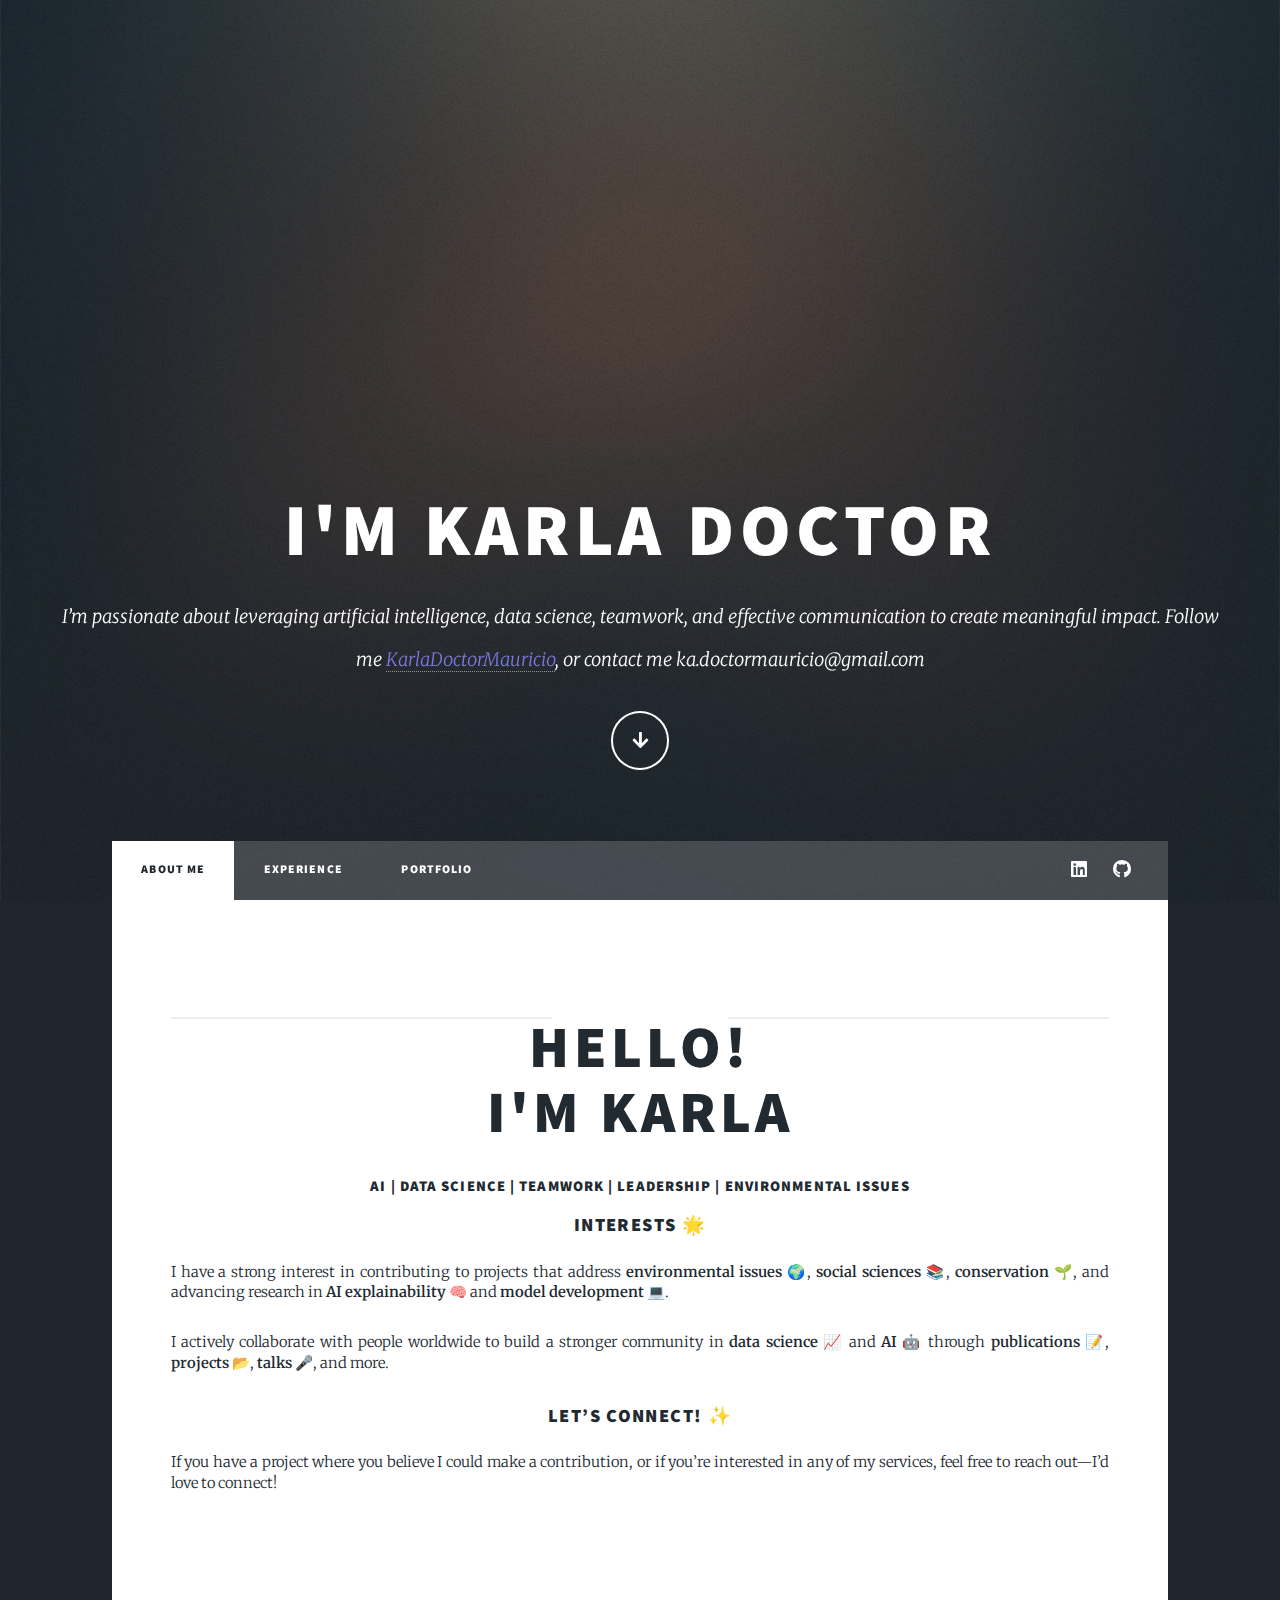
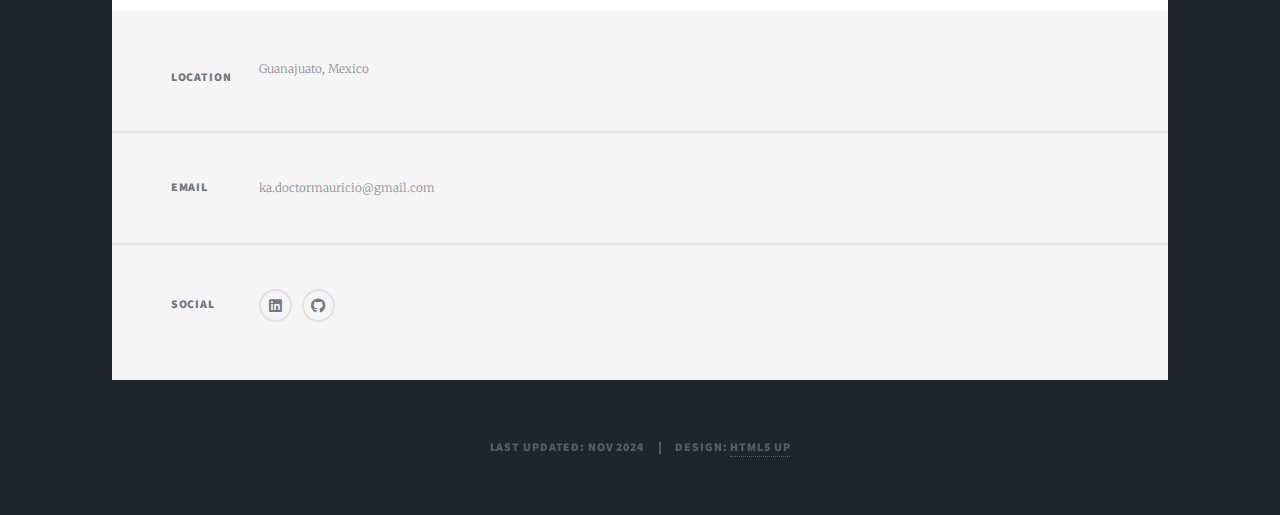
<file: index.html>
<!DOCTYPE HTML>
<!--
	Massively by HTML5 UP
	html5up.net | @ajlkn
	Free for personal and commercial use under the CCA 3.0 license (html5up.net/license)
-->
<html>
	<head>
		<title>👩IA|ML Karla</title>
		<meta charset="utf-8" />
		<meta name="viewport" content="width=device-width, initial-scale=1, user-scalable=no" />
		<link rel="stylesheet" href="assets/css/main.css" />
		<noscript><link rel="stylesheet" href="assets/css/noscript.css" /></noscript>
	</head>
	<body class="is-preload">

		<!-- Wrapper -->
			<div id="wrapper" class="fade-in">

				<!-- Intro -->
					<div id="intro">
						<h1>I'm Karla Doctor<br /> 
						</h1>
						<p>I’m passionate about leveraging artificial intelligence, data science, teamwork, and effective communication to create meaningful impact. Follow me 
							<a href="https://www.linkedin.com/in/karla-doctor/" target="_blank"; style="color: rgb(121, 121, 219);"; >KarlaDoctorMauricio</a>, or contact me ka.doctormauricio@gmail.com</p>
						<ul class="actions">
							<li><a href="#header" class="button icon solid solo fa-arrow-down scrolly">Continue</a></li>
						</ul>
					</div>

				<!-- Header -->
					<header id="header">
						<span class="logo" style="color: rgb(244, 244, 244); font-weight: bold; text-decoration: none;">
							ML | AI
						  </span>
					</header>

				<!-- Nav -->
					<nav id="nav">
						<ul class="links">
							<li class="active"><a href="index.html">About me</a></li>
							<li><a href="experience.html">Experience</a></li>
							<li><a href="elements.html">Portfolio</a></li>
							<!-- <li><a href="resources.html">Resources</a></li> -->
						</ul>
						<ul class="icons">
							<li><a href="https://www.linkedin.com/in/karla-doctor/" target="_blank"; class="icon brands alt fa-linkedin"><span class="label">LinkedIn</span></a></li>
							<li><a href="https://github.com/KarlaDoctorMauricio" target="_blank"; class="icon brands alt fa-github"><span class="label">GitHub</span></a></li>
						</ul>
					</nav>

				<!-- Main -->
					<div id="main">

						<!-- Featured Post -->
							<article class="post featured" style="line-height: 1.4;">
								<header class="major">
									<span class="date"></span>
									<h2>Hello! <br />
										I'm Karla</h2>
										
										<h4>AI | Data Science | Teamwork | Leadership | Environmental Issues </h4>
									
										<!-- Intereses o Áreas de Foco -->
										<section>
											<h3>Interests 🌟</h3>
											
											<p>
												I have a strong interest in contributing to projects that address 
												<strong>environmental issues 🌍</strong>, <strong>social sciences 📚</strong>, 
												<strong>conservation 🌱</strong>, and advancing research in <strong>AI explainability 🧠</strong> 
												and <strong>model development 💻</strong>.
											</p>
											<p>
												I actively collaborate with people worldwide to build a stronger community in 
												<strong>data science 📈</strong> and <strong>AI 🤖</strong> through <strong>publications 📝</strong>, 
												<strong>projects 📂</strong>, <strong>talks 🎤</strong>, and more.
											</p>
										</section>
									
										<!-- Cierre o Llamado a la Acción -->
										<section>
											<h3>Let’s Connect! ✨</h3>
											<p>
												If you have a project where you believe I could make a contribution, or if you’re 
												interested in any of my services, feel free to reach out—I’d love to connect!
											</p>
										</section>
								</header>
								
							</article>

						</div>
				
						<!-- Footer -->
						
						<footer id="footer">
	
							<section class="split contact" style="line-height: 0.8;">
								<section class="alt">
									<h3>Location</h3>
									<p>Guanajuato, Mexico</p>
								</section>
								<section>
									<h3>Email</h3>
									<p>ka.doctormauricio@gmail.com</p>
								</section>
								<section>
									<h3>Social</h3>
									<ul class="icons alt">
										<!--<li><a href="#" class="icon brands alt fa-twitter"><span class="label">Twitter</span></a></li>-->
										<!--<li><a href="#" class="icon brands alt fa-facebook-f"><span class="label">Facebook</span></a></li>-->
										<li><a href="https://www.linkedin.com/in/karla-doctor/" target="_blank"; class="icon brands alt fa-linkedin"><span class="label">LinkedIn</span></a></li>
										<li><a href="https://github.com/KarlaDoctorMauricio"  target="_blank"; class="icon brands alt fa-github"><span class="label">GitHub</span></a></li>
									</ul>
								</section>
							</section>
						</footer>
	
					<!-- Copyright -->
						<div id="copyright">
							<ul><li>Last updated: Nov 2024</li><li>Design: <a href="https://html5up.net" target="_blank"; >HTML5 UP</a></li></ul>
						</div>
	
				</div>
	
			<!-- Scripts -->
				<script src="assets/js/jquery.min.js"></script>
				<script src="assets/js/jquery.scrollex.min.js"></script>
				<script src="assets/js/jquery.scrolly.min.js"></script>
				<script src="assets/js/browser.min.js"></script>
				<script src="assets/js/breakpoints.min.js"></script>
				<script src="assets/js/util.js"></script>
				<script src="assets/js/main.js"></script>


	</body>
</html>
</file>
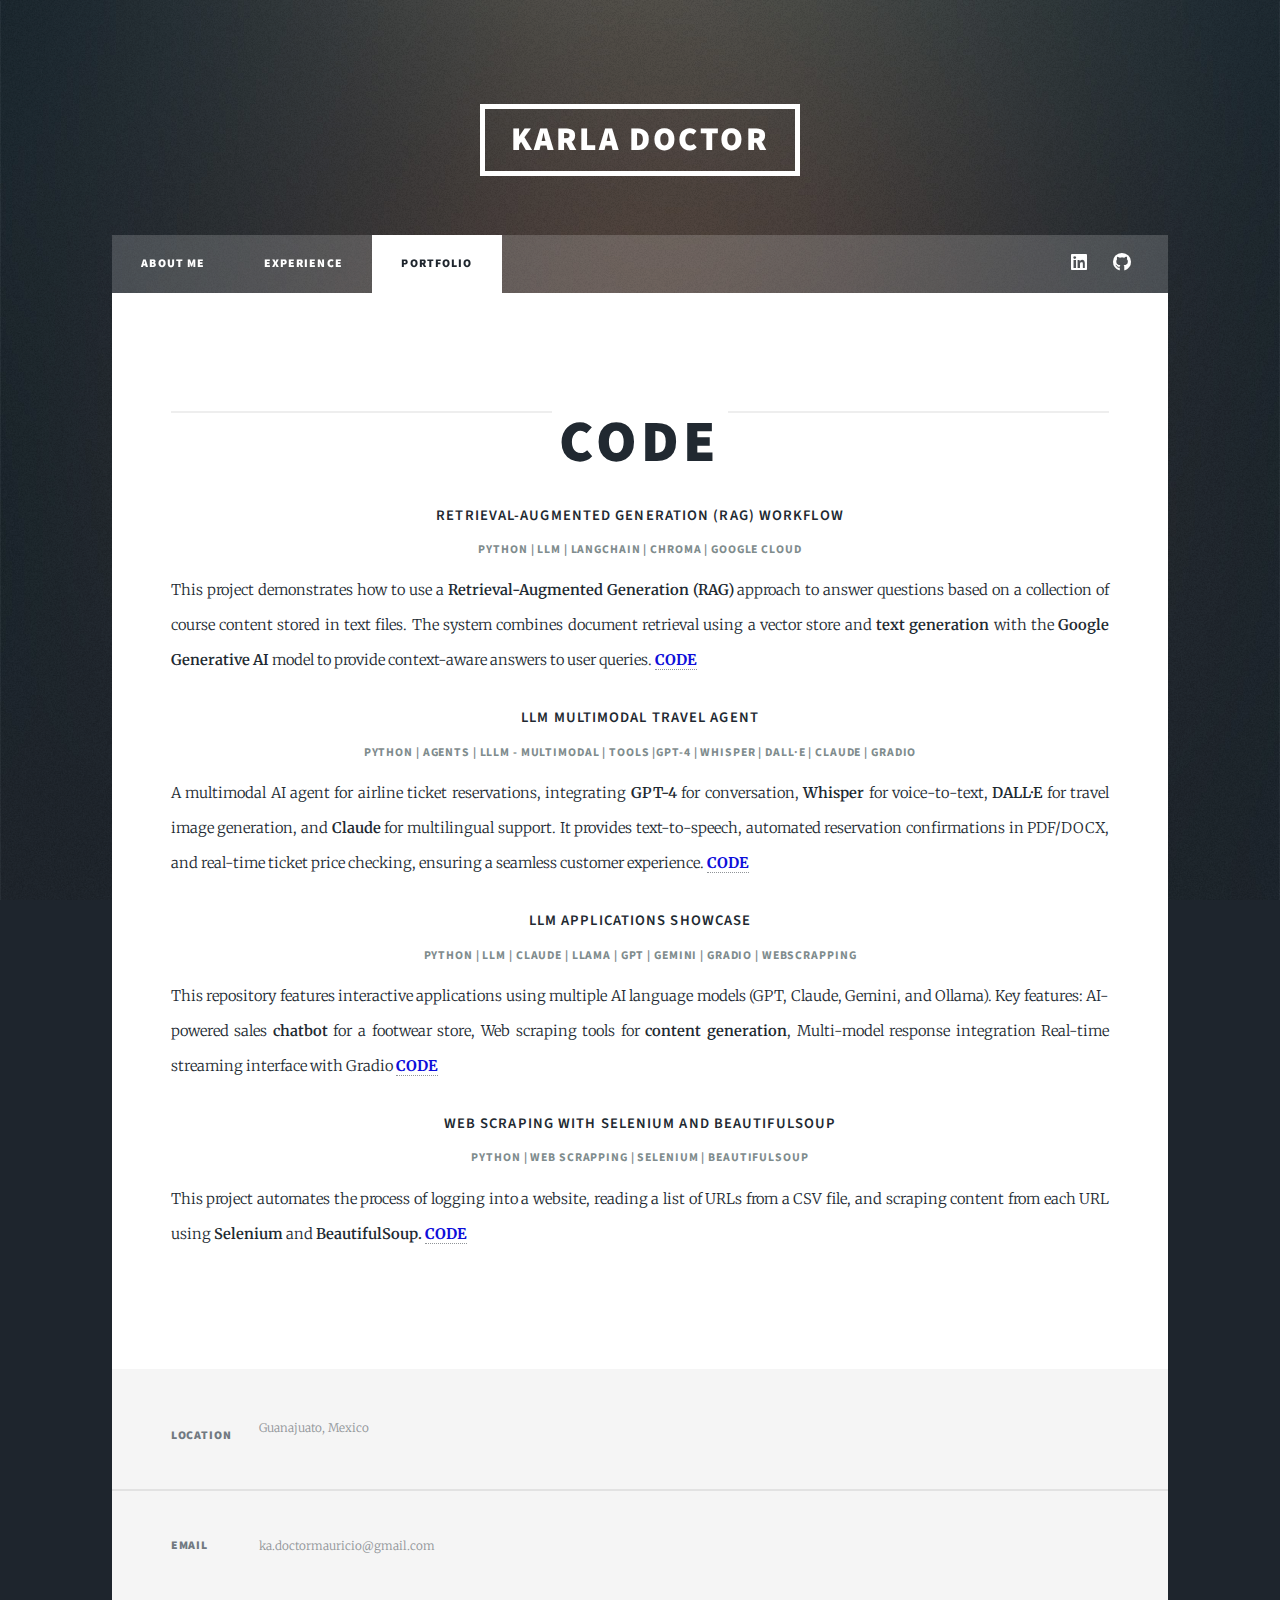
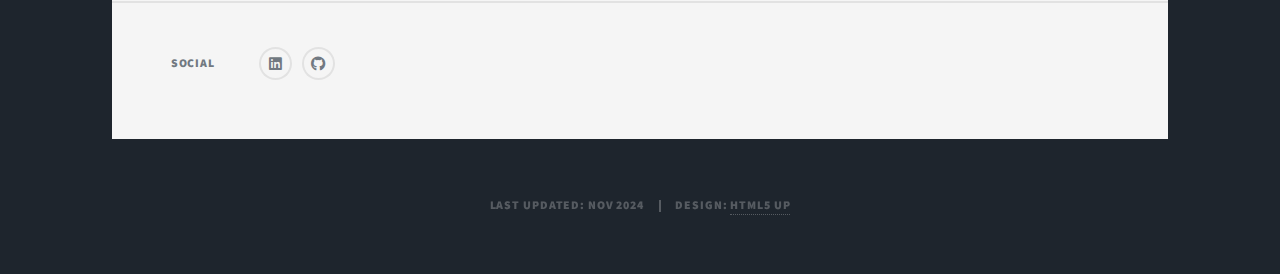
<file: elements.html>
<!DOCTYPE HTML>
<!--
	Massively by HTML5 UP
	html5up.net | @ajlkn
	Free for personal and commercial use under the CCA 3.0 license (html5up.net/license)
-->
<html>
	<head>
		<title>👩IA|ML Karla</title>
		<meta charset="utf-8" />
		<meta name="viewport" content="width=device-width, initial-scale=1, user-scalable=no" />
		<link rel="stylesheet" href="assets/css/main.css" />
		<noscript><link rel="stylesheet" href="assets/css/noscript.css" /></noscript>
	</head>
	<body class="is-preload">

		<!-- Wrapper -->
			<div id="wrapper">

				<!-- Header -->
					<header id="header">
						<span class="logo">Karla Doctor</span>
					</header>

				<!-- Nav -->
				<nav id="nav">
					<ul class="links">
						<li><a href="index.html">About me</a></li>
						<li><a href="experience.html">Experience</a></li>
						<li class="active"><a href="elements.html">Portfolio</a></li>
						<!-- <li><a href="resources.html">Resources</a></li>-->
					</ul>
					<ul class="icons">
						<li><a href="https://www.linkedin.com/in/karla-doctor/" target="_blank"; class="icon brands alt fa-linkedin"><span class="label">LinkedIn</span></a></li>
						<li><a href="https://github.com/KarlaDoctorMauricio" target="_blank"; class="icon brands alt fa-github"><span class="label">GitHub</span></a></li>
					</ul>
				</nav>

				<!-- Main -->
					<div id="main">

						<!-- Post -->
							<section class="post">
								<header class="major">
									<span class="date"></span>
									<h1>Code<br />
									</h1>
									<section>
										<section>
											<h4><strong>Retrieval-Augmented Generation (RAG) Workflow</strong></h4>
											<h6>
												<span style="font-weight: bold; color: #7f8c8d; ">Python | LLM | Langchain | Chroma | Google Cloud</span>
											</h6>
											<p>This project demonstrates how to use a <strong>Retrieval-Augmented Generation (RAG)</strong> approach to answer questions based on a collection of course content stored
												 in text files. The system combines document retrieval using a vector store and <strong>text generation</strong> with the <strong>Google Generative AI</strong> model to provide
												  context-aware answers to user queries.
												  <a href="https://github.com/KarlaDoctorMauricio/NLP_DesafioLatam/tree/master?tab=readme-ov-file" target="_blank"; style="color: rgb(14, 14, 218);  font-weight: bold">CODE</a></p>
											
										</section>
										<section>
											<h4><strong>LLM Multimodal Travel Agent</strong></h4>
											<h6>
												<span style="font-weight: bold; color: #7f8c8d;">Python | Agents | LLLM - Multimodal | Tools |GPT-4 | Whisper | DALL·E | Claude | Gradio </span>
											</h6>
											<p>
												A multimodal AI agent for airline ticket reservations, integrating <strong>GPT-4</strong> for conversation, <strong>Whisper</strong> for voice-to-text, <strong>DALL·E</strong> for travel image generation, and <strong>Claude</strong> for multilingual support. It provides text-to-speech, automated reservation confirmations in PDF/DOCX, and real-time ticket price checking, ensuring a seamless customer experience.  
												<a href="https://github.com/KarlaDoctorMauricio/LLM_Multimodal_Travel_Agent" target="_blank" style="color: rgb(14, 14, 218); font-weight: bold;">CODE</a>
											</p>
										</section>
										
										<section>
											<h4><strong>LLM Applications Showcase</strong></h4>
											<h6>
												<span style="font-weight: bold; color: #7f8c8d; ">Python | LLM | Claude | Llama | GPT | Gemini | Gradio | WebScrapping </span>
											</h6>
											<p>This repository features interactive applications using multiple AI language models (GPT, Claude, Gemini, and Ollama). Key features:

												AI-powered sales <strong>chatbot</strong> for a footwear store, Web scraping tools for <strong>content generation</strong>, Multi-model response integration
												Real-time streaming interface with Gradio
												
												
												  <a href="https://github.com/KarlaDoctorMauricio/LLM_Applications_Showcase" target="_blank"; style="color: rgb(14, 14, 218);  font-weight: bold">CODE</a></p>
											
										</section>
										<section>
											<h4><strong>Web Scraping with Selenium and BeautifulSoup</a> </strong></h4>
											<h6>
												<span style="font-weight: bold; color: #7f8c8d;">Python | Web Scrapping | Selenium | BeautifulSoup</span>
											</h6>
											<p>This project automates the process of logging into a website,
												 reading a list of URLs from a CSV file, and scraping content
												  from each URL using <strong>Selenium</strong> and 
												  <strong>BeautifulSoup.</strong> <a href="https://github.com/KarlaDoctorMauricio/NLP_DesafioLatam/tree/master/Scrapping" target="_blank"; style="color: rgb(14, 14, 218);  font-weight: bold; ">CODE</a>  </p>
											
										  </section>


									</section>
								
									
							
					</div>

				<!-- Footer -->
					<footer id="footer">

						<section class="split contact" style="line-height: 0.8;">
							<section class="alt">
								<h3>Location</h3>
								<p>Guanajuato, Mexico</p>
							</section>
							<section>
								<h3>Email</h3>
								<p>ka.doctormauricio@gmail.com</p>
							</section>
							<section>
								<h3>Social</h3>
								<ul class="icons alt">
									<!--<li><a href="#" class="icon brands alt fa-twitter"><span class="label">Twitter</span></a></li>-->
									<!--<li><a href="#" class="icon brands alt fa-facebook-f"><span class="label">Facebook</span></a></li>-->
									<li><a href="https://www.linkedin.com/in/karla-doctor/" target="_blank"; class="icon brands alt fa-linkedin"><span class="label">LinkedIn</span></a></li>
									<li><a href="https://github.com/KarlaDoctorMauricio" target="_blank"; class="icon brands alt fa-github"><span class="label">GitHub</span></a></li>
								</ul>
							</section>
						</section>
					</footer>

				<!-- Copyright -->
				<div id="copyright">
					<ul><li>Last updated: Nov 2024</li><li>Design: <a href="https://html5up.net" target="_blank";>HTML5 UP</a></li></ul>
				</div>

			</div>

		<!-- Scripts -->
			<script src="assets/js/jquery.min.js"></script>
			<script src="assets/js/jquery.scrollex.min.js"></script>
			<script src="assets/js/jquery.scrolly.min.js"></script>
			<script src="assets/js/browser.min.js"></script>
			<script src="assets/js/breakpoints.min.js"></script>
			<script src="assets/js/util.js"></script>
			<script src="assets/js/main.js"></script>

	</body>
</html>
</file>
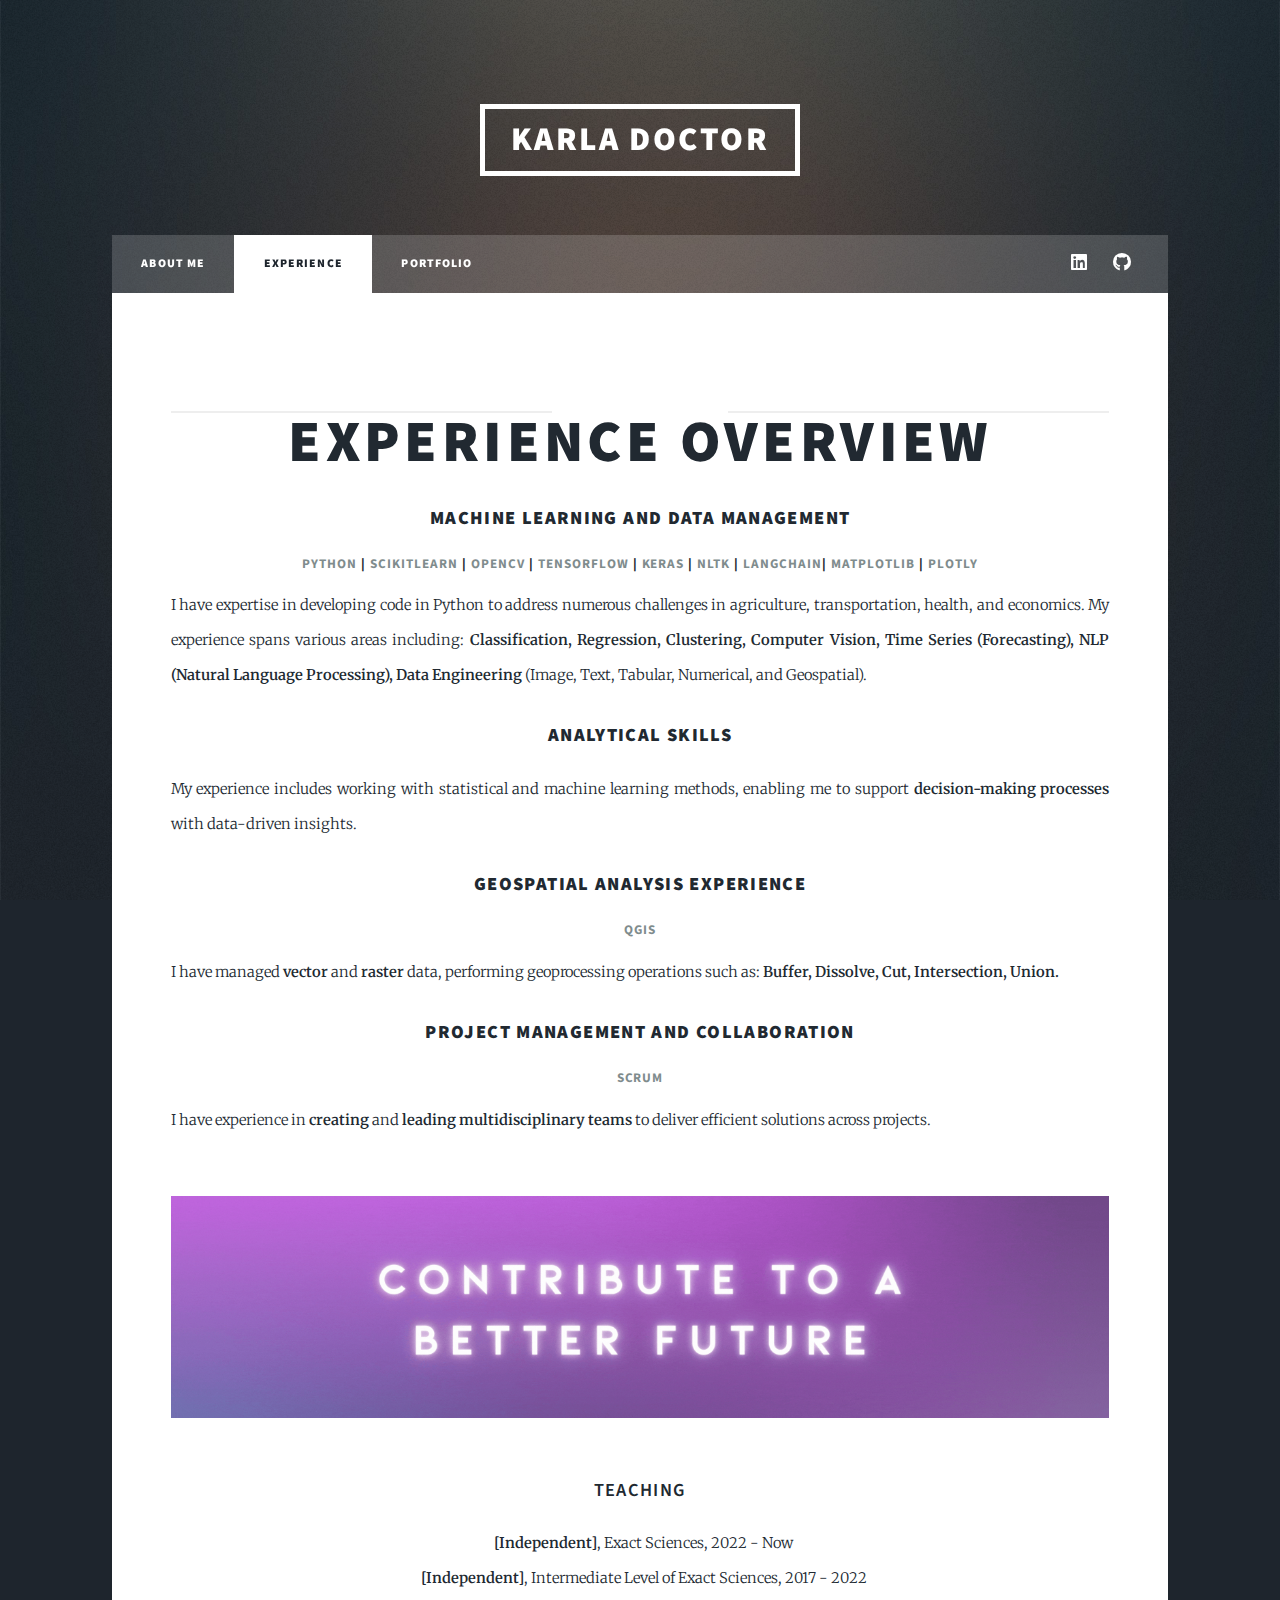
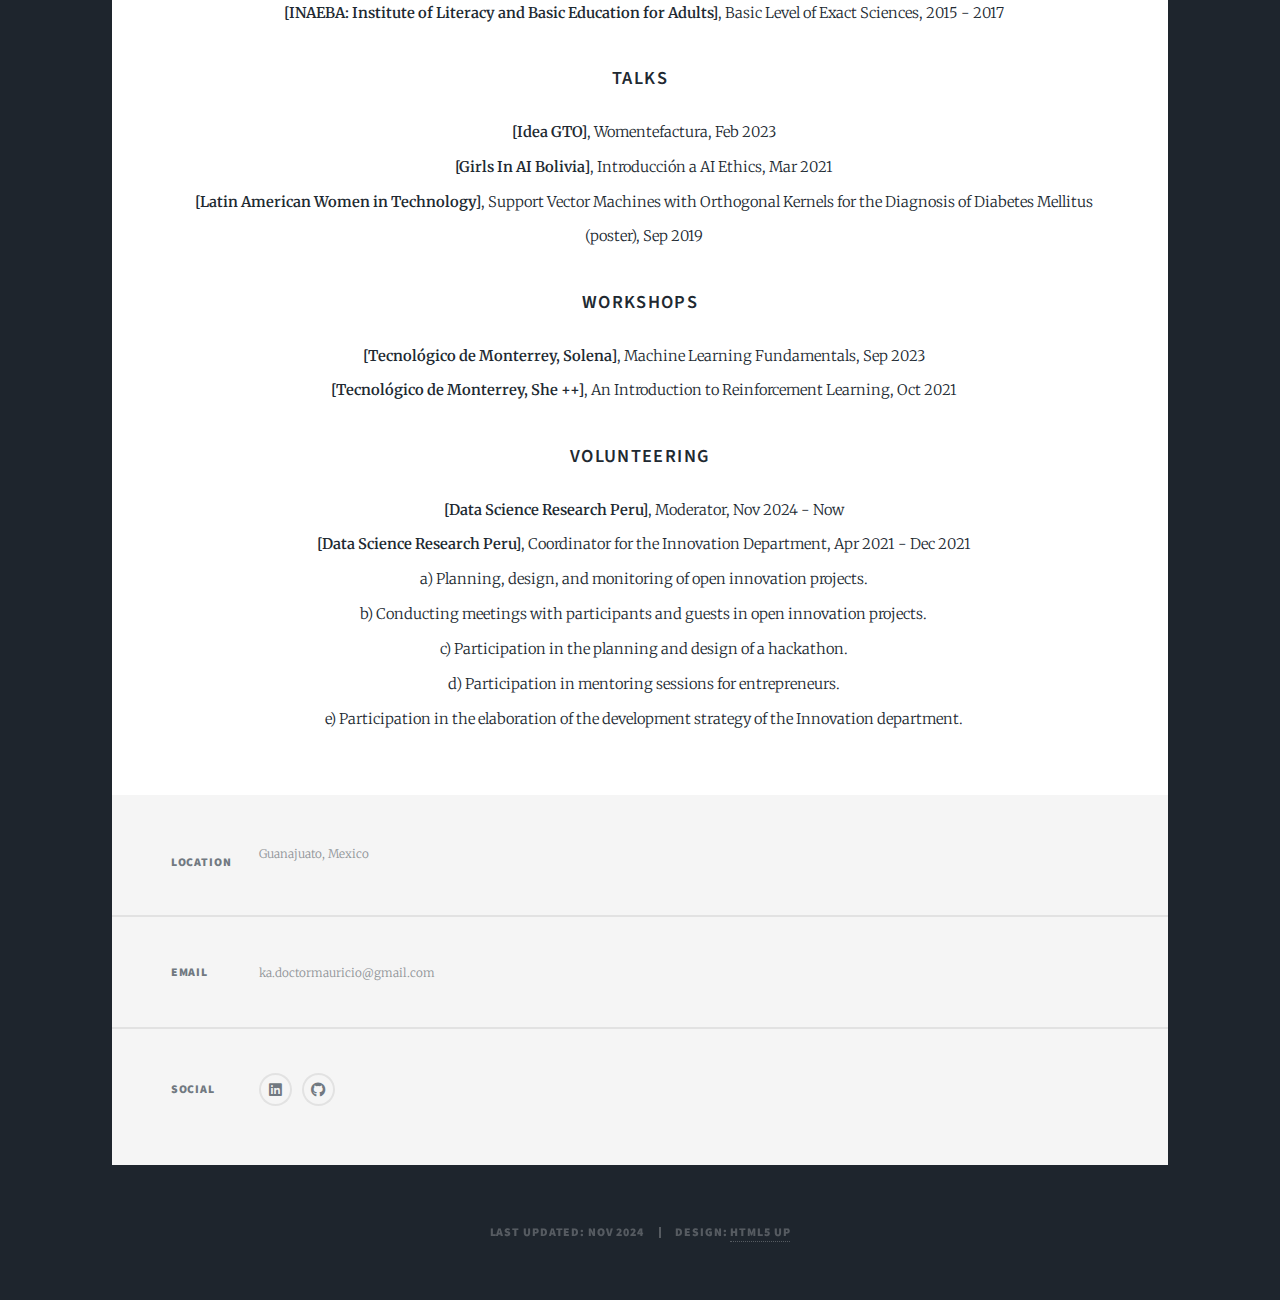
<file: experience.html>
<!DOCTYPE HTML>
<!--
	Massively by HTML5 UP
	html5up.net | @ajlkn
	Free for personal and commercial use under the CCA 3.0 license (html5up.net/license)
-->
<html>
	<head>
		<title>👩IA|ML Karla</title>
		<meta charset="utf-8" />
		<meta name="viewport" content="width=device-width, initial-scale=1, user-scalable=no" />
		<link rel="stylesheet" href="assets/css/main.css" />
		<noscript><link rel="stylesheet" href="assets/css/noscript.css" /></noscript>
	</head>
	<body class="is-preload">

		<!-- Wrapper -->
			<div id="wrapper">

				<!-- Header -->
					<header id="header">
						<span class="logo">Karla Doctor</span>
					</header>

				<!-- Nav -->
				<nav id="nav">
					<ul class="links">
						<li><a href="index.html">About me</a></li>
						<li class="active"><a href="experience.html">Experience</a></li>
						<li><a href="elements.html">Portfolio</a></li>
						<!-- <li><a href="resources.html">Resources</a></li> -->
					</ul>
					<ul class="icons">
						<li><a href="https://www.linkedin.com/in/karla-doctor/" target="_blank";  class="icon brands alt fa-linkedin"><span class="label">LinkedIn</span></a></li>
						<li><a href="https://github.com/KarlaDoctorMauricio" target="_blank"; class="icon brands alt fa-github"><span class="label">GitHub</span></a></li>
					</ul>
				</nav>

				<!-- Main -->
					<div id="main">

						<!-- Post -->
							<section class="post">
								<header class="major">
									<span class="date"></span>
									<h1>Experience Overview<br />
									</h1>
									<section>

										<h3>Machine Learning and Data Management</h3>
										<h5>
											<span style="font-weight: bold; color: #7f8c8d;">Python</span> | 
											<span style="font-weight: bold; color: #7f8c8d;">ScikitLearn</span> | 
											<span style="font-weight: bold; color: #7f8c8d;">OpenCV</span> | 
											<span style="font-weight: bold; color: #7f8c8d;">Tensorflow</span> | 
											<span style="font-weight: bold; color: #7f8c8d;">Keras</span> | 
											<span style="font-weight: bold; color: #7f8c8d;">NLTK</span> | 
											<span style="font-weight: bold; color: #7f8c8d;">LangChain</span>|
											<span style="font-weight: bold; color: #7f8c8d;">Matplotlib</span> | 
											<span style="font-weight: bold; color: #7f8c8d;">Plotly</span>
										</h5>
										<p>I have expertise in developing code in Python to address numerous challenges in agriculture, transportation, health, and economics. My experience spans various areas including:
											<strong> Classification, </strong> <strong> Regression,</strong>
										<strong>Clustering, </strong>
										<strong>Computer Vision, </strong>
										<strong>Time Series (Forecasting), </strong>
										<strong>NLP (Natural Language Processing), </strong>
										<strong>Data Engineering</strong> (Image, Text, Tabular, Numerical, and Geospatial).</p>
										
									</section>
								
									<section>
										<h3>Analytical Skills</h3>
										<p>My experience includes working with statistical and machine learning methods, enabling me to support <strong>decision-making processes</strong> with data-driven insights.</p>
									</section>
								
									<section>
										<h3>Geospatial Analysis Experience</h3>
										<h5>
											<span style="font-weight: bold; color: #7f8c8d;">qGIS</span> </h5>
										<p>I have managed <strong>vector</strong> and <strong>raster</strong> data, performing geoprocessing operations such as:
											<strong> Buffer, </strong>
											<strong>Dissolve, </strong>
											<strong>Cut, </strong>
											<strong>Intersection, </strong>
											<strong>Union.</strong>
										</p>
										
									</section>
								
									<section>
										<h3>Project Management and Collaboration</h3>
										<h5>
											<span style="font-weight: bold; color: #7f8c8d;">SCRUM</span> </h5>
										<p>I have experience in <strong>creating</strong> and <strong>leading multidisciplinary teams</strong> to deliver efficient solutions across projects.</p>
									</section>
								</header>
								<!-- <div class="image main"><img src="images/pic01.jpg" alt="" /></div>-->
								<div class="image main">
									<img src="Ideas.gif" alt="Description of the GIF" />
								</div>

								<div style="text-align: center;">
									<h3><strong>Teaching</strong></h3>
									<ul style="list-style-type: none; padding: 0; margin: 0;">
									  <li><strong>[Independent]</strong>, Exact Sciences, 2022 - Now</li>
									  <li><strong>[Independent]</strong>, Intermediate Level of Exact Sciences, 2017 - 2022</li>
									  <li><strong>[INAEBA: Institute of Literacy and Basic Education for Adults]</strong>, Basic Level of Exact Sciences, 2015 - 2017</li>
									</ul>
								    <br>
									<h3><strong>Talks</strong></h3>
									<ul style="list-style-type: none; padding: 0; margin: 0;">
									  <li><strong>[Idea GTO]</strong>, Womentefactura, Feb 2023</li>
									  <li><strong>[Girls In AI Bolivia]</strong>, Introducción a AI Ethics, Mar 2021</li>
									  <li><strong>[Latin American Women in Technology]</strong>, Support Vector Machines with Orthogonal Kernels for the Diagnosis of Diabetes Mellitus (poster), Sep 2019</li>
									</ul>
									<br>
									<h3><strong>Workshops</strong></h3>

									<ul style="list-style-type: none; padding: 0; margin: 0;">
									  <li><strong>[Tecnológico de Monterrey, Solena]</strong>, Machine Learning Fundamentals, Sep 2023</li>
									  <li><strong>[Tecnológico de Monterrey, She ++]</strong>, An Introduction to Reinforcement Learning, Oct 2021</li>
									</ul>
									<br>
									<h3><strong>Volunteering</strong></h3>
									<ul style="list-style-type: none; padding: 0; margin: 0;">
									  <li><strong>[Data Science Research Peru]</strong>, Moderator, Nov 2024 - Now</li>
									  <li><strong>[Data Science Research Peru]</strong>, Coordinator for the Innovation Department, Apr 2021 - Dec 2021</li>
									  <ul style="list-style-type: none; padding: 0; margin: 0;">
										<li>a) Planning, design, and monitoring of open innovation projects.</li>
										<li>b) Conducting meetings with participants and guests in open innovation projects.</li>
										<li>c) Participation in the planning and design of a hackathon.</li>
										<li>d) Participation in mentoring sessions for entrepreneurs.</li>
										<li>e) Participation in the elaboration of the development strategy of the Innovation department.</li>
									  </ul>
									</ul>
								  </div>
									  
							</section>
							
					</div>

				<!-- Footer -->
					<footer id="footer">

						<section class="split contact" style="line-height: 0.8;">
							<section class="alt">
								<h3>Location</h3>
								<p>Guanajuato, Mexico</p>
							</section>
							<section>
								<h3>Email</h3>
								<p>ka.doctormauricio@gmail.com</p>
							</section>
							<section>
								<h3>Social</h3>
								<ul class="icons alt">
									<!--<li><a href="#" class="icon brands alt fa-twitter"><span class="label">Twitter</span></a></li>-->
									<!--<li><a href="#" class="icon brands alt fa-facebook-f"><span class="label">Facebook</span></a></li>-->
									<li><a href="https://www.linkedin.com/in/karla-doctor/" target="_blank";  class="icon brands alt fa-linkedin"><span class="label">LinkedIn</span></a></li>
									<li><a href="https://github.com/KarlaDoctorMauricio" target="_blank"; class="icon brands alt fa-github"><span class="label">GitHub</span></a></li>
								</ul>
							</section>
						</section>
					</footer>

				<!-- Copyright -->
					<div id="copyright">
						<ul><li>Last updated: Nov 2024</li><li>Design: <a href="https://html5up.net" target="_blank";>HTML5 UP</a></li></ul>
					</div>

			</div>

		<!-- Scripts -->
			<script src="assets/js/jquery.min.js"></script>
			<script src="assets/js/jquery.scrollex.min.js"></script>
			<script src="assets/js/jquery.scrolly.min.js"></script>
			<script src="assets/js/browser.min.js"></script>
			<script src="assets/js/breakpoints.min.js"></script>
			<script src="assets/js/util.js"></script>
			<script src="assets/js/main.js"></script>

	</body>
</html>
</file>
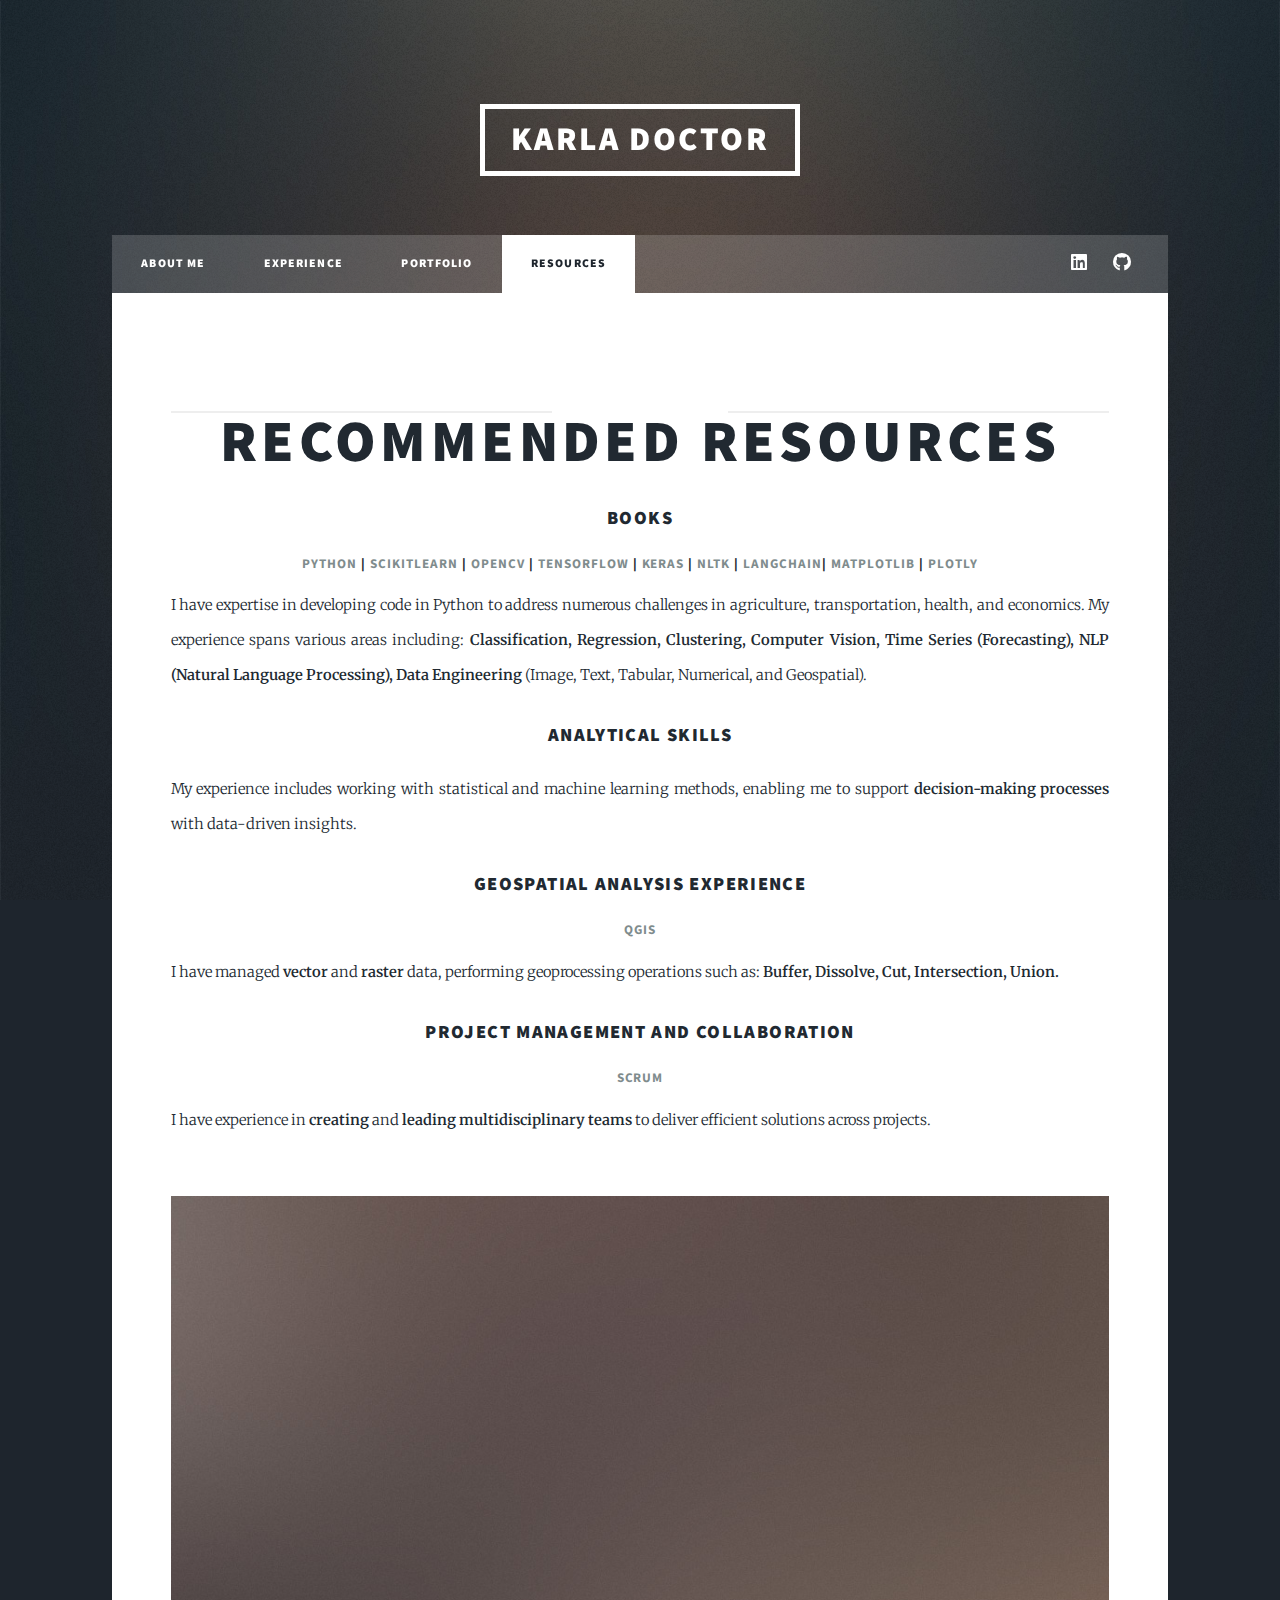
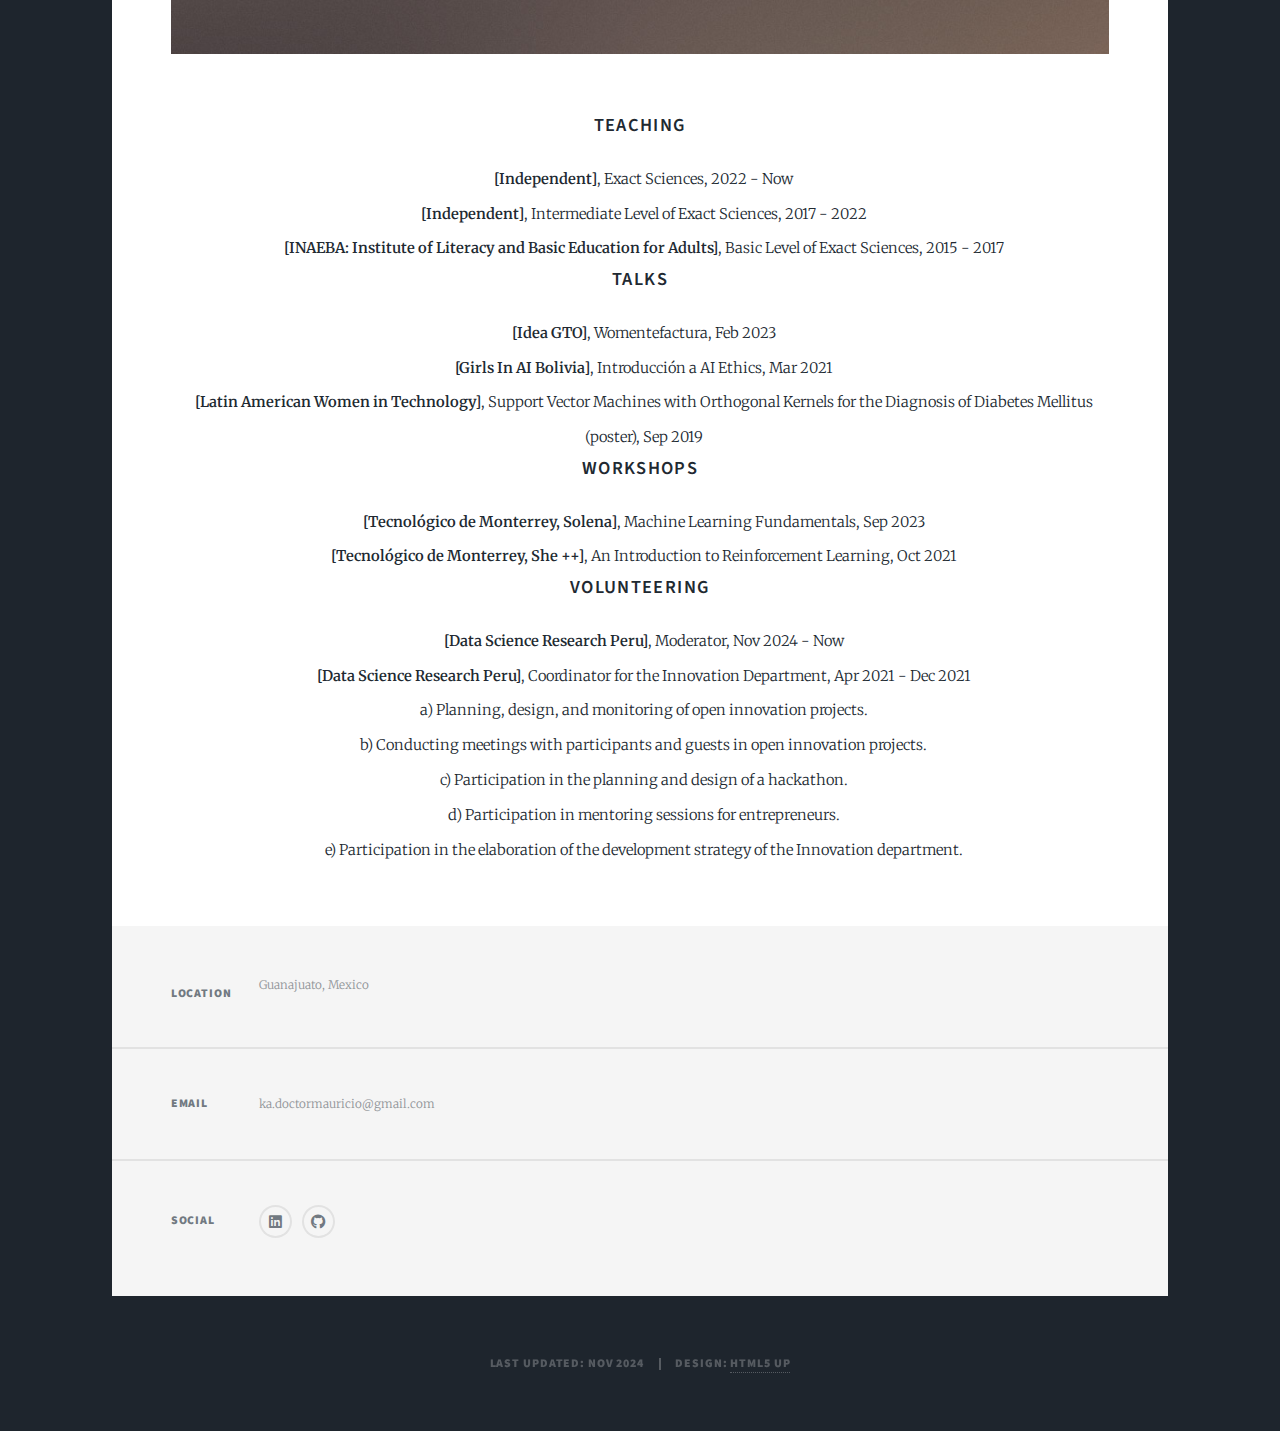
<file: resources.html>
<!DOCTYPE HTML>
<!--
	Massively by HTML5 UP
	html5up.net | @ajlkn
	Free for personal and commercial use under the CCA 3.0 license (html5up.net/license)
-->
<html>
	<head>
		<title>👩IA|ML Karla</title>
		<meta charset="utf-8" />
		<meta name="viewport" content="width=device-width, initial-scale=1, user-scalable=no" />
		<link rel="stylesheet" href="assets/css/main.css" />
		<noscript><link rel="stylesheet" href="assets/css/noscript.css" /></noscript>
	</head>
	<body class="is-preload">

		<!-- Wrapper -->
			<div id="wrapper">

				<!-- Header -->
					<header id="header">
						<a href="index.html" class="logo">Karla Doctor</a>
					</header>

				<!-- Nav -->
				<nav id="nav">
					<ul class="links">
						<li><a href="index.html">About me</a></li>
						<li><a href="experience.html">Experience</a></li>
						<li ><a href="elements.html">Portfolio</a></li>
						<li class="active"><a href="resources.html">Resources</a></li>
					</ul>
					<ul class="icons">
						<li><a href="https://www.linkedin.com/in/karla-doctor/" class="icon brands alt fa-linkedin"><span class="label">LinkedIn</span></a></li>
						<li><a href="https://github.com/KarlaDoctorMauricio" class="icon brands alt fa-github"><span class="label">GitHub</span></a></li>
					</ul>
				</nav>

				<!-- Main -->
					<div id="main">

						<!-- Post -->
							<section class="post">
								<header class="major">
									<span class="date"></span>
									<h1>Recommended Resources<br />
									</h1>
									<section>

										<h3>Books</h3>
										<h5>
											<span style="font-weight: bold; color: #7f8c8d;">Python</span> | 
											<span style="font-weight: bold; color: #7f8c8d;">ScikitLearn</span> | 
											<span style="font-weight: bold; color: #7f8c8d;">OpenCV</span> | 
											<span style="font-weight: bold; color: #7f8c8d;">Tensorflow</span> | 
											<span style="font-weight: bold; color: #7f8c8d;">Keras</span> | 
											<span style="font-weight: bold; color: #7f8c8d;">NLTK</span> | 
											<span style="font-weight: bold; color: #7f8c8d;">LangChain</span>|
											<span style="font-weight: bold; color: #7f8c8d;">Matplotlib</span> | 
											<span style="font-weight: bold; color: #7f8c8d;">Plotly</span>
										</h5>
										<p>I have expertise in developing code in Python to address numerous challenges in agriculture, transportation, health, and economics. My experience spans various areas including:
											<strong> Classification, </strong> <strong> Regression,</strong>
										<strong>Clustering, </strong>
										<strong>Computer Vision, </strong>
										<strong>Time Series (Forecasting), </strong>
										<strong>NLP (Natural Language Processing), </strong>
										<strong>Data Engineering</strong> (Image, Text, Tabular, Numerical, and Geospatial).</p>
										
									</section>
								
									<section>
										<h3>Analytical Skills</h3>
										<p>My experience includes working with statistical and machine learning methods, enabling me to support <strong>decision-making processes</strong> with data-driven insights.</p>
									</section>
								
									<section>
										<h3>Geospatial Analysis Experience</h3>
										<h5>
											<span style="font-weight: bold; color: #7f8c8d;">qGIS</span> </h5>
										<p>I have managed <strong>vector</strong> and <strong>raster</strong> data, performing geoprocessing operations such as:
											<strong> Buffer, </strong>
											<strong>Dissolve, </strong>
											<strong>Cut, </strong>
											<strong>Intersection, </strong>
											<strong>Union.</strong>
										</p>
										
									</section>
								
									<section>
										<h3>Project Management and Collaboration</h3>
										<h5>
											<span style="font-weight: bold; color: #7f8c8d;">SCRUM</span> </h5>
										<p>I have experience in <strong>creating</strong> and <strong>leading multidisciplinary teams</strong> to deliver efficient solutions across projects.</p>
									</section>
								</header>
								<div class="image main"><img src="images/pic01.jpg" alt="" /></div>
								<div style="text-align: center;">
									<h3><strong>Teaching</strong></h3>
									<ul style="list-style-type: none; padding: 0; margin: 0;">
									  <li><strong>[Independent]</strong>, Exact Sciences, 2022 - Now</li>
									  <li><strong>[Independent]</strong>, Intermediate Level of Exact Sciences, 2017 - 2022</li>
									  <li><strong>[INAEBA: Institute of Literacy and Basic Education for Adults]</strong>, Basic Level of Exact Sciences, 2015 - 2017</li>
									</ul>
								  
									<h3><strong>Talks</strong></h3>
									<ul style="list-style-type: none; padding: 0; margin: 0;">
									  <li><strong>[Idea GTO]</strong>, Womentefactura, Feb 2023</li>
									  <li><strong>[Girls In AI Bolivia]</strong>, Introducción a AI Ethics, Mar 2021</li>
									  <li><strong>[Latin American Women in Technology]</strong>, Support Vector Machines with Orthogonal Kernels for the Diagnosis of Diabetes Mellitus (poster), Sep 2019</li>
									</ul>
								  
									<h3><strong>Workshops</strong></h3>

									<ul style="list-style-type: none; padding: 0; margin: 0;">
									  <li><strong>[Tecnológico de Monterrey, Solena]</strong>, Machine Learning Fundamentals, Sep 2023</li>
									  <li><strong>[Tecnológico de Monterrey, She ++]</strong>, An Introduction to Reinforcement Learning, Oct 2021</li>
									</ul>
								  
									<h3><strong>Volunteering</strong></h3>
									<ul style="list-style-type: none; padding: 0; margin: 0;">
									  <li><strong>[Data Science Research Peru]</strong>, Moderator, Nov 2024 - Now</li>
									  <li><strong>[Data Science Research Peru]</strong>, Coordinator for the Innovation Department, Apr 2021 - Dec 2021</li>
									  <ul style="list-style-type: none; padding: 0; margin: 0;">
										<li>a) Planning, design, and monitoring of open innovation projects.</li>
										<li>b) Conducting meetings with participants and guests in open innovation projects.</li>
										<li>c) Participation in the planning and design of a hackathon.</li>
										<li>d) Participation in mentoring sessions for entrepreneurs.</li>
										<li>e) Participation in the elaboration of the development strategy of the Innovation department.</li>
									  </ul>
									</ul>
								  </div>
									  
							</section>
							
					</div>

				<!-- Footer -->
					<footer id="footer">

						<section class="split contact" style="line-height: 0.8;">
							<section class="alt">
								<h3>Location</h3>
								<p>Guanajuato, Mexico</p>
							</section>
							<section>
								<h3>Email</h3>
								<p>ka.doctormauricio@gmail.com</p>
							</section>
							<section>
								<h3>Social</h3>
								<ul class="icons alt">
									<!--<li><a href="#" class="icon brands alt fa-twitter"><span class="label">Twitter</span></a></li>-->
									<!--<li><a href="#" class="icon brands alt fa-facebook-f"><span class="label">Facebook</span></a></li>-->
									<li><a href="https://www.linkedin.com/in/karla-doctor/" class="icon brands alt fa-linkedin"><span class="label">LinkedIn</span></a></li>
									<li><a href="https://github.com/KarlaDoctorMauricio" class="icon brands alt fa-github"><span class="label">GitHub</span></a></li>
								</ul>
							</section>
						</section>
					</footer>

				<!-- Copyright -->
				<div id="copyright">
					<ul><li>Last updated: Nov 2024</li><li>Design: <a href="https://html5up.net">HTML5 UP</a></li></ul>
				</div>

			</div>

		<!-- Scripts -->
			<script src="assets/js/jquery.min.js"></script>
			<script src="assets/js/jquery.scrollex.min.js"></script>
			<script src="assets/js/jquery.scrolly.min.js"></script>
			<script src="assets/js/browser.min.js"></script>
			<script src="assets/js/breakpoints.min.js"></script>
			<script src="assets/js/util.js"></script>
			<script src="assets/js/main.js"></script>

	</body>
</html>
</file>
<file: assets/css/main.css>
@import url(fontawesome-all.min.css);
@import url("https://fonts.googleapis.com/css?family=Merriweather:300,700,300italic,700italic|Source+Sans+Pro:900");

/*
	Massively by HTML5 UP
	html5up.net | @ajlkn
	Free for personal and commercial use under the CCA 3.0 license (html5up.net/license)
*/

html, body, div, span, applet, object,
iframe, h1, h2, h3, h4, h5, h6, p, blockquote,
pre, a, abbr, acronym, address, big, cite,
code, del, dfn, em, img, ins, kbd, q, s, samp,
small, strike, strong, sub, sup, tt, var, b,
u, i, center, dl, dt, dd, ol, ul, li, fieldset,
form, label, legend, table, caption, tbody,
tfoot, thead, tr, th, td, article, aside,
canvas, details, embed, figure, figcaption,
footer, header, hgroup, menu, nav, output, ruby,
section, summary, time, mark, audio, video {
	margin: 0;
	padding: 0;
	border: 0;
	font-size: 100%;
	font: inherit;
	vertical-align: baseline;}

article, aside, details, figcaption, figure,
footer, header, hgroup, menu, nav, section {
	display: block;}

body {
	line-height: 1;
}

ol, ul {
	list-style: none;
}

blockquote, q {
	quotes: none;
}

	blockquote:before, blockquote:after, q:before, q:after {
		content: '';
		content: none;
	}

table {
	border-collapse: collapse;
	border-spacing: 0;
}

body {
	-webkit-text-size-adjust: none;
}

mark {
	background-color: transparent;
	color: inherit;
}

input::-moz-focus-inner {
	border: 0;
	padding: 0;
}

input, select, textarea {
	-moz-appearance: none;
	-webkit-appearance: none;
	-ms-appearance: none;
	appearance: none;
}

/* Basic */

	@-ms-viewport {
		width: device-width;
	}

	body {
		-ms-overflow-style: scrollbar;
	}

	@media screen and (max-width: 480px) {

		html, body {
			min-width: 320px;
		}

	}

	html {
		box-sizing: border-box;
	}

	*, *:before, *:after {
		box-sizing: inherit;
	}

	body {
		background-color: #1e252d;
	}

		body.is-preload *, body.is-preload *:before, body.is-preload *:after {
			-moz-animation: none !important;
			-webkit-animation: none !important;
			-ms-animation: none !important;
			animation: none !important;
			-moz-transition: none !important;
			-webkit-transition: none !important;
			-ms-transition: none !important;
			transition: none !important;
		}

/* Type */

	html {
		font-size: 16pt;
	}

		@media screen and (max-width: 1680px) {

			html {
				font-size: 12pt;
			}

		}

		@media screen and (max-width: 1280px) {

			html {
				font-size: 11pt;
			}

		}

		@media screen and (max-width: 360px) {

			html {
				font-size: 10pt;
			}

		}

	body {
		color: #212931;
	}

	body, input, select, textarea {
		font-family: "Merriweather", Georgia, serif;
		font-weight: 300;
		font-size: 1rem;
		line-height: 2.375;
	}

	a {
		-moz-transition: color 0.2s ease-in-out, background-color 0.2s ease-in-out, border-color 0.2s ease-in-out, box-shadow 0.2s ease-in-out;
		-webkit-transition: color 0.2s ease-in-out, background-color 0.2s ease-in-out, border-color 0.2s ease-in-out, box-shadow 0.2s ease-in-out;
		-ms-transition: color 0.2s ease-in-out, background-color 0.2s ease-in-out, border-color 0.2s ease-in-out, box-shadow 0.2s ease-in-out;
		transition: color 0.2s ease-in-out, background-color 0.2s ease-in-out, border-color 0.2s ease-in-out, box-shadow 0.2s ease-in-out;
		border-bottom: dotted 1px;
		text-decoration: none;
	}

		a:hover {
			border-bottom-color: transparent;
		}

	strong, b {
		font-weight: 600;
	}

	em, i {
		font-style: italic;
	}

	p {
		text-align: justify;
		margin: 0 0 2rem 0;
	}

	h1, h2, h3, h4, h5, h6 {
		font-family: "Source Sans Pro", Helvetica, sans-serif;
		font-weight: 900;
		line-height: 1.5;
		letter-spacing: 0.075em;
		text-transform: uppercase;
		margin: 0 0 1rem 0;
	}

		h1 a, h2 a, h3 a, h4 a, h5 a, h6 a {
			border-bottom: 0;
			color: inherit;
			text-decoration: none;
		}

	h1 {
		font-size: 4rem;
		line-height: 1.1;
		margin: 0 0 2rem 0;
	}

	h2 {
		font-size: 1.75rem;
		line-height: 1.3;
		margin: 0 0 1.5rem 0;
	}

	h3 {
		font-size: 1.25rem;
		margin: 0 0 1.5rem 0;
	}

	h4 {
		font-size: 1rem;
	}

	h5 {
		font-size: 0.9rem;
	}

	h6 {
		font-size: 0.8rem;
	}

	sub {
		font-size: 0.8rem;
		position: relative;
		top: 0.5rem;
	}

	sup {
		font-size: 0.8rem;
		position: relative;
		top: -0.5rem;
	}

	blockquote {
		border-left: solid 4px;
		font-style: italic;
		margin: 0 0 2rem 0;
		padding: 0.5rem 0 0.5rem 2rem;
	}

	code {
		border: solid 2px;
		font-family: "Courier New", monospace;
		font-size: 0.9rem;
		margin: 0 0.25rem;
		padding: 0.25rem 0.65rem;
	}

	pre {
		-webkit-overflow-scrolling: touch;
		font-family: "Courier New", monospace;
		font-size: 0.9rem;
		margin: 0 0 2rem 0;
	}

		pre code {
			display: block;
			line-height: 1.75;
			padding: 1rem 1.5rem;
			overflow-x: auto;
		}

	hr {
		border: 0;
		border-bottom: solid 2px;
		margin: 3rem 0;
	}

		hr.major {
			margin: 5rem 0;
		}

	.align-left {
		text-align: left;
	}

	.align-center {
		text-align: center;
	}

	.align-right {
		text-align: right;
	}

	input, select, textarea {
		color: #212931;
	}

	a {
		color: #212931;
		border-bottom-color: rgba(33, 41, 49, 0.5);
	}

		a:hover {
			border-bottom-color: transparent;
			color: #18bfef !important;
		}

	strong, b {
		color: #212931;
	}

	h1, h2, h3, h4, h5, h6 {
		color: #212931;
	}

	blockquote {
		border-left-color: #eeeeee;
	}

	code {
		background: rgba(220, 220, 220, 0.25);
		border-color: #eeeeee;
	}

	hr {
		border-bottom-color: #eeeeee;
	}

/* Row */

	.row {
		display: flex;
		flex-wrap: wrap;
		box-sizing: border-box;
		align-items: stretch;
	}

		.row > * {
			box-sizing: border-box;
		}

		.row.gtr-uniform > * > :last-child {
			margin-bottom: 0;
		}

		.row.aln-left {
			justify-content: flex-start;
		}

		.row.aln-center {
			justify-content: center;
		}

		.row.aln-right {
			justify-content: flex-end;
		}

		.row.aln-top {
			align-items: flex-start;
		}

		.row.aln-middle {
			align-items: center;
		}

		.row.aln-bottom {
			align-items: flex-end;
		}

		.row > .imp {
			order: -1;
		}

		.row > .col-1 {
			width: 8.33333%;
		}

		.row > .off-1 {
			margin-left: 8.33333%;
		}

		.row > .col-2 {
			width: 16.66667%;
		}

		.row > .off-2 {
			margin-left: 16.66667%;
		}

		.row > .col-3 {
			width: 25%;
		}

		.row > .off-3 {
			margin-left: 25%;
		}

		.row > .col-4 {
			width: 33.33333%;
		}

		.row > .off-4 {
			margin-left: 33.33333%;
		}

		.row > .col-5 {
			width: 41.66667%;
		}

		.row > .off-5 {
			margin-left: 41.66667%;
		}

		.row > .col-6 {
			width: 50%;
		}

		.row > .off-6 {
			margin-left: 50%;
		}

		.row > .col-7 {
			width: 58.33333%;
		}

		.row > .off-7 {
			margin-left: 58.33333%;
		}

		.row > .col-8 {
			width: 66.66667%;
		}

		.row > .off-8 {
			margin-left: 66.66667%;
		}

		.row > .col-9 {
			width: 75%;
		}

		.row > .off-9 {
			margin-left: 75%;
		}

		.row > .col-10 {
			width: 83.33333%;
		}

		.row > .off-10 {
			margin-left: 83.33333%;
		}

		.row > .col-11 {
			width: 91.66667%;
		}

		.row > .off-11 {
			margin-left: 91.66667%;
		}

		.row > .col-12 {
			width: 100%;
		}

		.row > .off-12 {
			margin-left: 100%;
		}

		.row.gtr-0 {
			margin-top: 0;
			margin-left: 0rem;
		}

			.row.gtr-0 > * {
				padding: 0 0 0 0rem;
			}

			.row.gtr-0.gtr-uniform {
				margin-top: 0rem;
			}

				.row.gtr-0.gtr-uniform > * {
					padding-top: 0rem;
				}

		.row.gtr-25 {
			margin-top: 0;
			margin-left: -0.375rem;
		}

			.row.gtr-25 > * {
				padding: 0 0 0 0.375rem;
			}

			.row.gtr-25.gtr-uniform {
				margin-top: -0.375rem;
			}

				.row.gtr-25.gtr-uniform > * {
					padding-top: 0.375rem;
				}

		.row.gtr-50 {
			margin-top: 0;
			margin-left: -0.75rem;
		}

			.row.gtr-50 > * {
				padding: 0 0 0 0.75rem;
			}

			.row.gtr-50.gtr-uniform {
				margin-top: -0.75rem;
			}

				.row.gtr-50.gtr-uniform > * {
					padding-top: 0.75rem;
				}

		.row {
			margin-top: 0;
			margin-left: -1.5rem;
		}

			.row > * {
				padding: 0 0 0 1.5rem;
			}

			.row.gtr-uniform {
				margin-top: -1.5rem;
			}

				.row.gtr-uniform > * {
					padding-top: 1.5rem;
				}

		.row.gtr-150 {
			margin-top: 0;
			margin-left: -2.25rem;
		}

			.row.gtr-150 > * {
				padding: 0 0 0 2.25rem;
			}

			.row.gtr-150.gtr-uniform {
				margin-top: -2.25rem;
			}

				.row.gtr-150.gtr-uniform > * {
					padding-top: 2.25rem;
				}

		.row.gtr-200 {
			margin-top: 0;
			margin-left: -3rem;
		}

			.row.gtr-200 > * {
				padding: 0 0 0 3rem;
			}

			.row.gtr-200.gtr-uniform {
				margin-top: -3rem;
			}

				.row.gtr-200.gtr-uniform > * {
					padding-top: 3rem;
				}

		@media screen and (max-width: 1680px) {

			.row {
				display: flex;
				flex-wrap: wrap;
				box-sizing: border-box;
				align-items: stretch;
			}

				.row > * {
					box-sizing: border-box;
				}

				.row.gtr-uniform > * > :last-child {
					margin-bottom: 0;
				}

				.row.aln-left {
					justify-content: flex-start;
				}

				.row.aln-center {
					justify-content: center;
				}

				.row.aln-right {
					justify-content: flex-end;
				}

				.row.aln-top {
					align-items: flex-start;
				}

				.row.aln-middle {
					align-items: center;
				}

				.row.aln-bottom {
					align-items: flex-end;
				}

				.row > .imp-xlarge {
					order: -1;
				}

				.row > .col-1-xlarge {
					width: 8.33333%;
				}

				.row > .off-1-xlarge {
					margin-left: 8.33333%;
				}

				.row > .col-2-xlarge {
					width: 16.66667%;
				}

				.row > .off-2-xlarge {
					margin-left: 16.66667%;
				}

				.row > .col-3-xlarge {
					width: 25%;
				}

				.row > .off-3-xlarge {
					margin-left: 25%;
				}

				.row > .col-4-xlarge {
					width: 33.33333%;
				}

				.row > .off-4-xlarge {
					margin-left: 33.33333%;
				}

				.row > .col-5-xlarge {
					width: 41.66667%;
				}

				.row > .off-5-xlarge {
					margin-left: 41.66667%;
				}

				.row > .col-6-xlarge {
					width: 50%;
				}

				.row > .off-6-xlarge {
					margin-left: 50%;
				}

				.row > .col-7-xlarge {
					width: 58.33333%;
				}

				.row > .off-7-xlarge {
					margin-left: 58.33333%;
				}

				.row > .col-8-xlarge {
					width: 66.66667%;
				}

				.row > .off-8-xlarge {
					margin-left: 66.66667%;
				}

				.row > .col-9-xlarge {
					width: 75%;
				}

				.row > .off-9-xlarge {
					margin-left: 75%;
				}

				.row > .col-10-xlarge {
					width: 83.33333%;
				}

				.row > .off-10-xlarge {
					margin-left: 83.33333%;
				}

				.row > .col-11-xlarge {
					width: 91.66667%;
				}

				.row > .off-11-xlarge {
					margin-left: 91.66667%;
				}

				.row > .col-12-xlarge {
					width: 100%;
				}

				.row > .off-12-xlarge {
					margin-left: 100%;
				}

				.row.gtr-0 {
					margin-top: 0;
					margin-left: 0rem;
				}

					.row.gtr-0 > * {
						padding: 0 0 0 0rem;
					}

					.row.gtr-0.gtr-uniform {
						margin-top: 0rem;
					}

						.row.gtr-0.gtr-uniform > * {
							padding-top: 0rem;
						}

				.row.gtr-25 {
					margin-top: 0;
					margin-left: -0.375rem;
				}

					.row.gtr-25 > * {
						padding: 0 0 0 0.375rem;
					}

					.row.gtr-25.gtr-uniform {
						margin-top: -0.375rem;
					}

						.row.gtr-25.gtr-uniform > * {
							padding-top: 0.375rem;
						}

				.row.gtr-50 {
					margin-top: 0;
					margin-left: -0.75rem;
				}

					.row.gtr-50 > * {
						padding: 0 0 0 0.75rem;
					}

					.row.gtr-50.gtr-uniform {
						margin-top: -0.75rem;
					}

						.row.gtr-50.gtr-uniform > * {
							padding-top: 0.75rem;
						}

				.row {
					margin-top: 0;
					margin-left: -1.5rem;
				}

					.row > * {
						padding: 0 0 0 1.5rem;
					}

					.row.gtr-uniform {
						margin-top: -1.5rem;
					}

						.row.gtr-uniform > * {
							padding-top: 1.5rem;
						}

				.row.gtr-150 {
					margin-top: 0;
					margin-left: -2.25rem;
				}

					.row.gtr-150 > * {
						padding: 0 0 0 2.25rem;
					}

					.row.gtr-150.gtr-uniform {
						margin-top: -2.25rem;
					}

						.row.gtr-150.gtr-uniform > * {
							padding-top: 2.25rem;
						}

				.row.gtr-200 {
					margin-top: 0;
					margin-left: -3rem;
				}

					.row.gtr-200 > * {
						padding: 0 0 0 3rem;
					}

					.row.gtr-200.gtr-uniform {
						margin-top: -3rem;
					}

						.row.gtr-200.gtr-uniform > * {
							padding-top: 3rem;
						}

		}

		@media screen and (max-width: 1280px) {

			.row {
				display: flex;
				flex-wrap: wrap;
				box-sizing: border-box;
				align-items: stretch;
			}

				.row > * {
					box-sizing: border-box;
				}

				.row.gtr-uniform > * > :last-child {
					margin-bottom: 0;
				}

				.row.aln-left {
					justify-content: flex-start;
				}

				.row.aln-center {
					justify-content: center;
				}

				.row.aln-right {
					justify-content: flex-end;
				}

				.row.aln-top {
					align-items: flex-start;
				}

				.row.aln-middle {
					align-items: center;
				}

				.row.aln-bottom {
					align-items: flex-end;
				}

				.row > .imp-large {
					order: -1;
				}

				.row > .col-1-large {
					width: 8.33333%;
				}

				.row > .off-1-large {
					margin-left: 8.33333%;
				}

				.row > .col-2-large {
					width: 16.66667%;
				}

				.row > .off-2-large {
					margin-left: 16.66667%;
				}

				.row > .col-3-large {
					width: 25%;
				}

				.row > .off-3-large {
					margin-left: 25%;
				}

				.row > .col-4-large {
					width: 33.33333%;
				}

				.row > .off-4-large {
					margin-left: 33.33333%;
				}

				.row > .col-5-large {
					width: 41.66667%;
				}

				.row > .off-5-large {
					margin-left: 41.66667%;
				}

				.row > .col-6-large {
					width: 50%;
				}

				.row > .off-6-large {
					margin-left: 50%;
				}

				.row > .col-7-large {
					width: 58.33333%;
				}

				.row > .off-7-large {
					margin-left: 58.33333%;
				}

				.row > .col-8-large {
					width: 66.66667%;
				}

				.row > .off-8-large {
					margin-left: 66.66667%;
				}

				.row > .col-9-large {
					width: 75%;
				}

				.row > .off-9-large {
					margin-left: 75%;
				}

				.row > .col-10-large {
					width: 83.33333%;
				}

				.row > .off-10-large {
					margin-left: 83.33333%;
				}

				.row > .col-11-large {
					width: 91.66667%;
				}

				.row > .off-11-large {
					margin-left: 91.66667%;
				}

				.row > .col-12-large {
					width: 100%;
				}

				.row > .off-12-large {
					margin-left: 100%;
				}

				.row.gtr-0 {
					margin-top: 0;
					margin-left: 0rem;
				}

					.row.gtr-0 > * {
						padding: 0 0 0 0rem;
					}

					.row.gtr-0.gtr-uniform {
						margin-top: 0rem;
					}

						.row.gtr-0.gtr-uniform > * {
							padding-top: 0rem;
						}

				.row.gtr-25 {
					margin-top: 0;
					margin-left: -0.375rem;
				}

					.row.gtr-25 > * {
						padding: 0 0 0 0.375rem;
					}

					.row.gtr-25.gtr-uniform {
						margin-top: -0.375rem;
					}

						.row.gtr-25.gtr-uniform > * {
							padding-top: 0.375rem;
						}

				.row.gtr-50 {
					margin-top: 0;
					margin-left: -0.75rem;
				}

					.row.gtr-50 > * {
						padding: 0 0 0 0.75rem;
					}

					.row.gtr-50.gtr-uniform {
						margin-top: -0.75rem;
					}

						.row.gtr-50.gtr-uniform > * {
							padding-top: 0.75rem;
						}

				.row {
					margin-top: 0;
					margin-left: -1.5rem;
				}

					.row > * {
						padding: 0 0 0 1.5rem;
					}

					.row.gtr-uniform {
						margin-top: -1.5rem;
					}

						.row.gtr-uniform > * {
							padding-top: 1.5rem;
						}

				.row.gtr-150 {
					margin-top: 0;
					margin-left: -2.25rem;
				}

					.row.gtr-150 > * {
						padding: 0 0 0 2.25rem;
					}

					.row.gtr-150.gtr-uniform {
						margin-top: -2.25rem;
					}

						.row.gtr-150.gtr-uniform > * {
							padding-top: 2.25rem;
						}

				.row.gtr-200 {
					margin-top: 0;
					margin-left: -3rem;
				}

					.row.gtr-200 > * {
						padding: 0 0 0 3rem;
					}

					.row.gtr-200.gtr-uniform {
						margin-top: -3rem;
					}

						.row.gtr-200.gtr-uniform > * {
							padding-top: 3rem;
						}

		}

		@media screen and (max-width: 980px) {

			.row {
				display: flex;
				flex-wrap: wrap;
				box-sizing: border-box;
				align-items: stretch;
			}

				.row > * {
					box-sizing: border-box;
				}

				.row.gtr-uniform > * > :last-child {
					margin-bottom: 0;
				}

				.row.aln-left {
					justify-content: flex-start;
				}

				.row.aln-center {
					justify-content: center;
				}

				.row.aln-right {
					justify-content: flex-end;
				}

				.row.aln-top {
					align-items: flex-start;
				}

				.row.aln-middle {
					align-items: center;
				}

				.row.aln-bottom {
					align-items: flex-end;
				}

				.row > .imp-medium {
					order: -1;
				}

				.row > .col-1-medium {
					width: 8.33333%;
				}

				.row > .off-1-medium {
					margin-left: 8.33333%;
				}

				.row > .col-2-medium {
					width: 16.66667%;
				}

				.row > .off-2-medium {
					margin-left: 16.66667%;
				}

				.row > .col-3-medium {
					width: 25%;
				}

				.row > .off-3-medium {
					margin-left: 25%;
				}

				.row > .col-4-medium {
					width: 33.33333%;
				}

				.row > .off-4-medium {
					margin-left: 33.33333%;
				}

				.row > .col-5-medium {
					width: 41.66667%;
				}

				.row > .off-5-medium {
					margin-left: 41.66667%;
				}

				.row > .col-6-medium {
					width: 50%;
				}

				.row > .off-6-medium {
					margin-left: 50%;
				}

				.row > .col-7-medium {
					width: 58.33333%;
				}

				.row > .off-7-medium {
					margin-left: 58.33333%;
				}

				.row > .col-8-medium {
					width: 66.66667%;
				}

				.row > .off-8-medium {
					margin-left: 66.66667%;
				}

				.row > .col-9-medium {
					width: 75%;
				}

				.row > .off-9-medium {
					margin-left: 75%;
				}

				.row > .col-10-medium {
					width: 83.33333%;
				}

				.row > .off-10-medium {
					margin-left: 83.33333%;
				}

				.row > .col-11-medium {
					width: 91.66667%;
				}

				.row > .off-11-medium {
					margin-left: 91.66667%;
				}

				.row > .col-12-medium {
					width: 100%;
				}

				.row > .off-12-medium {
					margin-left: 100%;
				}

				.row.gtr-0 {
					margin-top: 0;
					margin-left: 0rem;
				}

					.row.gtr-0 > * {
						padding: 0 0 0 0rem;
					}

					.row.gtr-0.gtr-uniform {
						margin-top: 0rem;
					}

						.row.gtr-0.gtr-uniform > * {
							padding-top: 0rem;
						}

				.row.gtr-25 {
					margin-top: 0;
					margin-left: -0.375rem;
				}

					.row.gtr-25 > * {
						padding: 0 0 0 0.375rem;
					}

					.row.gtr-25.gtr-uniform {
						margin-top: -0.375rem;
					}

						.row.gtr-25.gtr-uniform > * {
							padding-top: 0.375rem;
						}

				.row.gtr-50 {
					margin-top: 0;
					margin-left: -0.75rem;
				}

					.row.gtr-50 > * {
						padding: 0 0 0 0.75rem;
					}

					.row.gtr-50.gtr-uniform {
						margin-top: -0.75rem;
					}

						.row.gtr-50.gtr-uniform > * {
							padding-top: 0.75rem;
						}

				.row {
					margin-top: 0;
					margin-left: -1.5rem;
				}

					.row > * {
						padding: 0 0 0 1.5rem;
					}

					.row.gtr-uniform {
						margin-top: -1.5rem;
					}

						.row.gtr-uniform > * {
							padding-top: 1.5rem;
						}

				.row.gtr-150 {
					margin-top: 0;
					margin-left: -2.25rem;
				}

					.row.gtr-150 > * {
						padding: 0 0 0 2.25rem;
					}

					.row.gtr-150.gtr-uniform {
						margin-top: -2.25rem;
					}

						.row.gtr-150.gtr-uniform > * {
							padding-top: 2.25rem;
						}

				.row.gtr-200 {
					margin-top: 0;
					margin-left: -3rem;
				}

					.row.gtr-200 > * {
						padding: 0 0 0 3rem;
					}

					.row.gtr-200.gtr-uniform {
						margin-top: -3rem;
					}

						.row.gtr-200.gtr-uniform > * {
							padding-top: 3rem;
						}

		}

		@media screen and (max-width: 736px) {

			.row {
				display: flex;
				flex-wrap: wrap;
				box-sizing: border-box;
				align-items: stretch;
			}

				.row > * {
					box-sizing: border-box;
				}

				.row.gtr-uniform > * > :last-child {
					margin-bottom: 0;
				}

				.row.aln-left {
					justify-content: flex-start;
				}

				.row.aln-center {
					justify-content: center;
				}

				.row.aln-right {
					justify-content: flex-end;
				}

				.row.aln-top {
					align-items: flex-start;
				}

				.row.aln-middle {
					align-items: center;
				}

				.row.aln-bottom {
					align-items: flex-end;
				}

				.row > .imp-small {
					order: -1;
				}

				.row > .col-1-small {
					width: 8.33333%;
				}

				.row > .off-1-small {
					margin-left: 8.33333%;
				}

				.row > .col-2-small {
					width: 16.66667%;
				}

				.row > .off-2-small {
					margin-left: 16.66667%;
				}

				.row > .col-3-small {
					width: 25%;
				}

				.row > .off-3-small {
					margin-left: 25%;
				}

				.row > .col-4-small {
					width: 33.33333%;
				}

				.row > .off-4-small {
					margin-left: 33.33333%;
				}

				.row > .col-5-small {
					width: 41.66667%;
				}

				.row > .off-5-small {
					margin-left: 41.66667%;
				}

				.row > .col-6-small {
					width: 50%;
				}

				.row > .off-6-small {
					margin-left: 50%;
				}

				.row > .col-7-small {
					width: 58.33333%;
				}

				.row > .off-7-small {
					margin-left: 58.33333%;
				}

				.row > .col-8-small {
					width: 66.66667%;
				}

				.row > .off-8-small {
					margin-left: 66.66667%;
				}

				.row > .col-9-small {
					width: 75%;
				}

				.row > .off-9-small {
					margin-left: 75%;
				}

				.row > .col-10-small {
					width: 83.33333%;
				}

				.row > .off-10-small {
					margin-left: 83.33333%;
				}

				.row > .col-11-small {
					width: 91.66667%;
				}

				.row > .off-11-small {
					margin-left: 91.66667%;
				}

				.row > .col-12-small {
					width: 100%;
				}

				.row > .off-12-small {
					margin-left: 100%;
				}

				.row.gtr-0 {
					margin-top: 0;
					margin-left: 0rem;
				}

					.row.gtr-0 > * {
						padding: 0 0 0 0rem;
					}

					.row.gtr-0.gtr-uniform {
						margin-top: 0rem;
					}

						.row.gtr-0.gtr-uniform > * {
							padding-top: 0rem;
						}

				.row.gtr-25 {
					margin-top: 0;
					margin-left: -0.375rem;
				}

					.row.gtr-25 > * {
						padding: 0 0 0 0.375rem;
					}

					.row.gtr-25.gtr-uniform {
						margin-top: -0.375rem;
					}

						.row.gtr-25.gtr-uniform > * {
							padding-top: 0.375rem;
						}

				.row.gtr-50 {
					margin-top: 0;
					margin-left: -0.75rem;
				}

					.row.gtr-50 > * {
						padding: 0 0 0 0.75rem;
					}

					.row.gtr-50.gtr-uniform {
						margin-top: -0.75rem;
					}

						.row.gtr-50.gtr-uniform > * {
							padding-top: 0.75rem;
						}

				.row {
					margin-top: 0;
					margin-left: -1.5rem;
				}

					.row > * {
						padding: 0 0 0 1.5rem;
					}

					.row.gtr-uniform {
						margin-top: -1.5rem;
					}

						.row.gtr-uniform > * {
							padding-top: 1.5rem;
						}

				.row.gtr-150 {
					margin-top: 0;
					margin-left: -2.25rem;
				}

					.row.gtr-150 > * {
						padding: 0 0 0 2.25rem;
					}

					.row.gtr-150.gtr-uniform {
						margin-top: -2.25rem;
					}

						.row.gtr-150.gtr-uniform > * {
							padding-top: 2.25rem;
						}

				.row.gtr-200 {
					margin-top: 0;
					margin-left: -3rem;
				}

					.row.gtr-200 > * {
						padding: 0 0 0 3rem;
					}

					.row.gtr-200.gtr-uniform {
						margin-top: -3rem;
					}

						.row.gtr-200.gtr-uniform > * {
							padding-top: 3rem;
						}

		}

		@media screen and (max-width: 480px) {

			.row {
				display: flex;
				flex-wrap: wrap;
				box-sizing: border-box;
				align-items: stretch;
			}

				.row > * {
					box-sizing: border-box;
				}

				.row.gtr-uniform > * > :last-child {
					margin-bottom: 0;
				}

				.row.aln-left {
					justify-content: flex-start;
				}

				.row.aln-center {
					justify-content: center;
				}

				.row.aln-right {
					justify-content: flex-end;
				}

				.row.aln-top {
					align-items: flex-start;
				}

				.row.aln-middle {
					align-items: center;
				}

				.row.aln-bottom {
					align-items: flex-end;
				}

				.row > .imp-xsmall {
					order: -1;
				}

				.row > .col-1-xsmall {
					width: 8.33333%;
				}

				.row > .off-1-xsmall {
					margin-left: 8.33333%;
				}

				.row > .col-2-xsmall {
					width: 16.66667%;
				}

				.row > .off-2-xsmall {
					margin-left: 16.66667%;
				}

				.row > .col-3-xsmall {
					width: 25%;
				}

				.row > .off-3-xsmall {
					margin-left: 25%;
				}

				.row > .col-4-xsmall {
					width: 33.33333%;
				}

				.row > .off-4-xsmall {
					margin-left: 33.33333%;
				}

				.row > .col-5-xsmall {
					width: 41.66667%;
				}

				.row > .off-5-xsmall {
					margin-left: 41.66667%;
				}

				.row > .col-6-xsmall {
					width: 50%;
				}

				.row > .off-6-xsmall {
					margin-left: 50%;
				}

				.row > .col-7-xsmall {
					width: 58.33333%;
				}

				.row > .off-7-xsmall {
					margin-left: 58.33333%;
				}

				.row > .col-8-xsmall {
					width: 66.66667%;
				}

				.row > .off-8-xsmall {
					margin-left: 66.66667%;
				}

				.row > .col-9-xsmall {
					width: 75%;
				}

				.row > .off-9-xsmall {
					margin-left: 75%;
				}

				.row > .col-10-xsmall {
					width: 83.33333%;
				}

				.row > .off-10-xsmall {
					margin-left: 83.33333%;
				}

				.row > .col-11-xsmall {
					width: 91.66667%;
				}

				.row > .off-11-xsmall {
					margin-left: 91.66667%;
				}

				.row > .col-12-xsmall {
					width: 100%;
				}

				.row > .off-12-xsmall {
					margin-left: 100%;
				}

				.row.gtr-0 {
					margin-top: 0;
					margin-left: 0rem;
				}

					.row.gtr-0 > * {
						padding: 0 0 0 0rem;
					}

					.row.gtr-0.gtr-uniform {
						margin-top: 0rem;
					}

						.row.gtr-0.gtr-uniform > * {
							padding-top: 0rem;
						}

				.row.gtr-25 {
					margin-top: 0;
					margin-left: -0.375rem;
				}

					.row.gtr-25 > * {
						padding: 0 0 0 0.375rem;
					}

					.row.gtr-25.gtr-uniform {
						margin-top: -0.375rem;
					}

						.row.gtr-25.gtr-uniform > * {
							padding-top: 0.375rem;
						}

				.row.gtr-50 {
					margin-top: 0;
					margin-left: -0.75rem;
				}

					.row.gtr-50 > * {
						padding: 0 0 0 0.75rem;
					}

					.row.gtr-50.gtr-uniform {
						margin-top: -0.75rem;
					}

						.row.gtr-50.gtr-uniform > * {
							padding-top: 0.75rem;
						}

				.row {
					margin-top: 0;
					margin-left: -1.5rem;
				}

					.row > * {
						padding: 0 0 0 1.5rem;
					}

					.row.gtr-uniform {
						margin-top: -1.5rem;
					}

						.row.gtr-uniform > * {
							padding-top: 1.5rem;
						}

				.row.gtr-150 {
					margin-top: 0;
					margin-left: -2.25rem;
				}

					.row.gtr-150 > * {
						padding: 0 0 0 2.25rem;
					}

					.row.gtr-150.gtr-uniform {
						margin-top: -2.25rem;
					}

						.row.gtr-150.gtr-uniform > * {
							padding-top: 2.25rem;
						}

				.row.gtr-200 {
					margin-top: 0;
					margin-left: -3rem;
				}

					.row.gtr-200 > * {
						padding: 0 0 0 3rem;
					}

					.row.gtr-200.gtr-uniform {
						margin-top: -3rem;
					}

						.row.gtr-200.gtr-uniform > * {
							padding-top: 3rem;
						}

		}

		@media screen and (max-width: 360px) {

			.row {
				display: flex;
				flex-wrap: wrap;
				box-sizing: border-box;
				align-items: stretch;
			}

				.row > * {
					box-sizing: border-box;
				}

				.row.gtr-uniform > * > :last-child {
					margin-bottom: 0;
				}

				.row.aln-left {
					justify-content: flex-start;
				}

				.row.aln-center {
					justify-content: center;
				}

				.row.aln-right {
					justify-content: flex-end;
				}

				.row.aln-top {
					align-items: flex-start;
				}

				.row.aln-middle {
					align-items: center;
				}

				.row.aln-bottom {
					align-items: flex-end;
				}

				.row > .imp-xxsmall {
					order: -1;
				}

				.row > .col-1-xxsmall {
					width: 8.33333%;
				}

				.row > .off-1-xxsmall {
					margin-left: 8.33333%;
				}

				.row > .col-2-xxsmall {
					width: 16.66667%;
				}

				.row > .off-2-xxsmall {
					margin-left: 16.66667%;
				}

				.row > .col-3-xxsmall {
					width: 25%;
				}

				.row > .off-3-xxsmall {
					margin-left: 25%;
				}

				.row > .col-4-xxsmall {
					width: 33.33333%;
				}

				.row > .off-4-xxsmall {
					margin-left: 33.33333%;
				}

				.row > .col-5-xxsmall {
					width: 41.66667%;
				}

				.row > .off-5-xxsmall {
					margin-left: 41.66667%;
				}

				.row > .col-6-xxsmall {
					width: 50%;
				}

				.row > .off-6-xxsmall {
					margin-left: 50%;
				}

				.row > .col-7-xxsmall {
					width: 58.33333%;
				}

				.row > .off-7-xxsmall {
					margin-left: 58.33333%;
				}

				.row > .col-8-xxsmall {
					width: 66.66667%;
				}

				.row > .off-8-xxsmall {
					margin-left: 66.66667%;
				}

				.row > .col-9-xxsmall {
					width: 75%;
				}

				.row > .off-9-xxsmall {
					margin-left: 75%;
				}

				.row > .col-10-xxsmall {
					width: 83.33333%;
				}

				.row > .off-10-xxsmall {
					margin-left: 83.33333%;
				}

				.row > .col-11-xxsmall {
					width: 91.66667%;
				}

				.row > .off-11-xxsmall {
					margin-left: 91.66667%;
				}

				.row > .col-12-xxsmall {
					width: 100%;
				}

				.row > .off-12-xxsmall {
					margin-left: 100%;
				}

				.row.gtr-0 {
					margin-top: 0;
					margin-left: 0rem;
				}

					.row.gtr-0 > * {
						padding: 0 0 0 0rem;
					}

					.row.gtr-0.gtr-uniform {
						margin-top: 0rem;
					}

						.row.gtr-0.gtr-uniform > * {
							padding-top: 0rem;
						}

				.row.gtr-25 {
					margin-top: 0;
					margin-left: -0.375rem;
				}

					.row.gtr-25 > * {
						padding: 0 0 0 0.375rem;
					}

					.row.gtr-25.gtr-uniform {
						margin-top: -0.375rem;
					}

						.row.gtr-25.gtr-uniform > * {
							padding-top: 0.375rem;
						}

				.row.gtr-50 {
					margin-top: 0;
					margin-left: -0.75rem;
				}

					.row.gtr-50 > * {
						padding: 0 0 0 0.75rem;
					}

					.row.gtr-50.gtr-uniform {
						margin-top: -0.75rem;
					}

						.row.gtr-50.gtr-uniform > * {
							padding-top: 0.75rem;
						}

				.row {
					margin-top: 0;
					margin-left: -1.5rem;
				}

					.row > * {
						padding: 0 0 0 1.5rem;
					}

					.row.gtr-uniform {
						margin-top: -1.5rem;
					}

						.row.gtr-uniform > * {
							padding-top: 1.5rem;
						}

				.row.gtr-150 {
					margin-top: 0;
					margin-left: -2.25rem;
				}

					.row.gtr-150 > * {
						padding: 0 0 0 2.25rem;
					}

					.row.gtr-150.gtr-uniform {
						margin-top: -2.25rem;
					}

						.row.gtr-150.gtr-uniform > * {
							padding-top: 2.25rem;
						}

				.row.gtr-200 {
					margin-top: 0;
					margin-left: -3rem;
				}

					.row.gtr-200 > * {
						padding: 0 0 0 3rem;
					}

					.row.gtr-200.gtr-uniform {
						margin-top: -3rem;
					}

						.row.gtr-200.gtr-uniform > * {
							padding-top: 3rem;
						}

		}

/* Box */

	.box {
		border: solid 2px;
		margin-bottom: 2rem;
		padding: 1.5rem;
	}

		.box > :last-child,
		.box > :last-child > :last-child,
		.box > :last-child > :last-child > :last-child {
			margin-bottom: 0;
		}

		.box.alt {
			border: 0;
			border-radius: 0;
			padding: 0;
		}

	.box {
		border-color: #eeeeee;
	}

/* Button */

	input[type="submit"],
	input[type="reset"],
	input[type="button"],
	button,
	.button {
		-moz-appearance: none;
		-webkit-appearance: none;
		-ms-appearance: none;
		appearance: none;
		-moz-transition: background-color 0.2s ease-in-out, box-shadow 0.2s ease-in-out, color 0.2s ease-in-out;
		-webkit-transition: background-color 0.2s ease-in-out, box-shadow 0.2s ease-in-out, color 0.2s ease-in-out;
		-ms-transition: background-color 0.2s ease-in-out, box-shadow 0.2s ease-in-out, color 0.2s ease-in-out;
		transition: background-color 0.2s ease-in-out, box-shadow 0.2s ease-in-out, color 0.2s ease-in-out;
		border: 0;
		border-radius: 0;
		cursor: pointer;
		display: inline-block;
		font-family: "Source Sans Pro", Helvetica, sans-serif;
		font-size: 0.8rem;
		font-weight: 900;
		letter-spacing: 0.075em;
		height: 3rem;
		line-height: 3rem;
		padding: 0 2rem;
		text-align: center;
		text-decoration: none;
		text-transform: uppercase;
		white-space: nowrap;
	}

		input[type="submit"].icon:before,
		input[type="reset"].icon:before,
		input[type="button"].icon:before,
		button.icon:before,
		.button.icon:before {
			margin-right: 0.5rem;
		}

		input[type="submit"].icon.solo,
		input[type="reset"].icon.solo,
		input[type="button"].icon.solo,
		button.icon.solo,
		.button.icon.solo {
			position: relative;
			width: 4rem;
			height: 4rem;
			line-height: 4rem;
			border-radius: 4rem;
			text-indent: 4rem;
			overflow: hidden;
			padding: 0;
			white-space: nowrap;
		}

			input[type="submit"].icon.solo:before,
			input[type="reset"].icon.solo:before,
			input[type="button"].icon.solo:before,
			button.icon.solo:before,
			.button.icon.solo:before {
				position: absolute;
				display: block;
				top: 0;
				left: 0;
				width: inherit;
				height: inherit;
				line-height: inherit;
				font-size: 1.25rem;
				margin-right: 0;
				text-align: center;
				text-indent: 0;
			}

		input[type="submit"].fit,
		input[type="reset"].fit,
		input[type="button"].fit,
		button.fit,
		.button.fit {
			width: 100%;
		}

		input[type="submit"].small,
		input[type="reset"].small,
		input[type="button"].small,
		button.small,
		.button.small {
			font-size: 0.7rem;
			height: 2.5rem;
			line-height: 2.5rem;
			padding: 0 1.5rem;
		}

		input[type="submit"].large,
		input[type="reset"].large,
		input[type="button"].large,
		button.large,
		.button.large {
			font-size: 0.9rem;
			height: 3.5rem;
			line-height: 3.5rem;
			padding: 0 2.75rem;
		}

		@media screen and (max-width: 980px) {

			input[type="submit"],
			input[type="reset"],
			input[type="button"],
			button,
			.button {
				font-size: 0.9rem;
				height: 3.25rem;
				line-height: 3.25rem;
			}

				input[type="submit"].large,
				input[type="reset"].large,
				input[type="button"].large,
				button.large,
				.button.large {
					font-size: 1rem;
					height: 3.75rem;
					line-height: 3.75rem;
				}

		}

		input[type="submit"].disabled, input[type="submit"]:disabled,
		input[type="reset"].disabled,
		input[type="reset"]:disabled,
		input[type="button"].disabled,
		input[type="button"]:disabled,
		button.disabled,
		button:disabled,
		.button.disabled,
		.button:disabled {
			pointer-events: none;
			opacity: 0.25;
		}

	input[type="submit"],
	input[type="reset"],
	input[type="button"],
	button,
	.button {
		background-color: transparent;
		box-shadow: inset 0 0 0 2px #212931;
		color: #212931 !important;
	}

		input[type="submit"]:hover,
		input[type="reset"]:hover,
		input[type="button"]:hover,
		button:hover,
		.button:hover {
			box-shadow: inset 0 0 0 2px #18bfef;
			color: #18bfef !important;
		}

		input[type="submit"].primary,
		input[type="reset"].primary,
		input[type="button"].primary,
		button.primary,
		.button.primary {
			background-color: #212931;
			box-shadow: none;
			color: #ffffff !important;
		}

			input[type="submit"].primary:hover,
			input[type="reset"].primary:hover,
			input[type="button"].primary:hover,
			button.primary:hover,
			.button.primary:hover {
				background-color: #18bfef;
			}

/* Form */

	form {
		margin: 0 0 2rem 0;
	}

		form > :last-child {
			margin-bottom: 0;
		}

		form > .fields {
			display: -moz-flex;
			display: -webkit-flex;
			display: -ms-flex;
			display: flex;
			-moz-flex-wrap: wrap;
			-webkit-flex-wrap: wrap;
			-ms-flex-wrap: wrap;
			flex-wrap: wrap;
			width: calc(100% + 3rem);
			margin: -1.5rem 0 2rem -1.5rem;
		}

			form > .fields > .field {
				-moz-flex-grow: 0;
				-webkit-flex-grow: 0;
				-ms-flex-grow: 0;
				flex-grow: 0;
				-moz-flex-shrink: 0;
				-webkit-flex-shrink: 0;
				-ms-flex-shrink: 0;
				flex-shrink: 0;
				padding: 1.5rem 0 0 1.5rem;
				width: calc(100% - 1.5rem);
			}

				form > .fields > .field.half {
					width: calc(50% - 0.75rem);
				}

				form > .fields > .field.third {
					width: calc(100%/3 - 0.5rem);
				}

				form > .fields > .field.quarter {
					width: calc(25% - 0.375rem);
				}

		@media screen and (max-width: 480px) {

			form > .fields {
				width: calc(100% + 3rem);
				margin: -1.5rem 0 2rem -1.5rem;
			}

				form > .fields > .field {
					padding: 1.5rem 0 0 1.5rem;
					width: calc(100% - 1.5rem);
				}

					form > .fields > .field.half {
						width: calc(100% - 1.5rem);
					}

					form > .fields > .field.third {
						width: calc(100% - 1.5rem);
					}

					form > .fields > .field.quarter {
						width: calc(100% - 1.5rem);
					}

		}

	label {
		display: block;
		font-family: "Source Sans Pro", Helvetica, sans-serif;
		font-weight: 900;
		line-height: 1.5;
		letter-spacing: 0.075em;
		font-size: 0.8rem;
		text-transform: uppercase;
		margin: 0 0 0.75rem 0;
	}

		@media screen and (max-width: 980px) {

			label {
				font-size: 0.9rem;
			}

		}

	input[type="text"],
	input[type="password"],
	input[type="email"],
	select,
	textarea {
		-moz-appearance: none;
		-webkit-appearance: none;
		-ms-appearance: none;
		appearance: none;
		background: transparent;
		border-radius: 0;
		border: solid 2px;
		color: inherit;
		display: block;
		outline: 0;
		padding: 0 1rem;
		text-decoration: none;
		width: 100%;
	}

		input[type="text"]:invalid,
		input[type="password"]:invalid,
		input[type="email"]:invalid,
		select:invalid,
		textarea:invalid {
			box-shadow: none;
		}

	select {
		background-size: 1.25rem;
		background-repeat: no-repeat;
		background-position: calc(100% - 1rem) center;
		height: 3rem;
		padding-right: 3rem;
		text-overflow: ellipsis;
	}

		select:focus::-ms-value {
			background-color: transparent;
		}

		select::-ms-expand {
			display: none;
		}

	input[type="text"],
	input[type="password"],
	input[type="email"],
	select {
		height: 3rem;
	}

	textarea {
		padding: 0.75rem 1rem;
	}

	input[type="checkbox"],
	input[type="radio"] {
		-moz-appearance: none;
		-webkit-appearance: none;
		-ms-appearance: none;
		appearance: none;
		display: block;
		float: left;
		margin-right: -2rem;
		opacity: 0;
		width: 1rem;
		z-index: -1;
	}

		input[type="checkbox"] + label,
		input[type="radio"] + label {
			text-decoration: none;
			cursor: pointer;
			display: inline-block;
			font-size: 1rem;
			letter-spacing: 0;
			font-family: "Merriweather", Georgia, serif;
			text-transform: none;
			font-weight: 300;
			padding-left: 2.8rem;
			padding-right: 1rem;
			position: relative;
		}

			input[type="checkbox"] + label:before,
			input[type="radio"] + label:before {
				-moz-osx-font-smoothing: grayscale;
				-webkit-font-smoothing: antialiased;
				display: inline-block;
				font-style: normal;
				font-variant: normal;
				text-rendering: auto;
				line-height: 1;
				text-transform: none !important;
				font-family: 'Font Awesome 5 Free';
				font-weight: 900;
			}

			input[type="checkbox"] + label:before,
			input[type="radio"] + label:before {
				border-radius: 0;
				border: solid 2px;
				content: '';
				display: inline-block;
				font-size: 0.8rem;
				height: 1.8rem;
				left: 0;
				line-height: 1.65rem;
				position: absolute;
				text-align: center;
				top: -0.125rem;
				width: 1.8rem;
			}

		input[type="checkbox"]:checked + label:before,
		input[type="radio"]:checked + label:before {
			content: '\f00c';
		}

	input[type="checkbox"] + label:before {
		border-radius: 0;
	}

	input[type="radio"] + label:before {
		border-radius: 100%;
	}

	::-webkit-input-placeholder {
		opacity: 1.0;
	}

	:-moz-placeholder {
		opacity: 1.0;
	}

	::-moz-placeholder {
		opacity: 1.0;
	}

	:-ms-input-placeholder {
		opacity: 1.0;
	}

	label {
		color: #212931;
	}

	input[type="text"],
	input[type="password"],
	input[type="email"],
	select,
	textarea {
		border-color: #eeeeee;
	}

		input[type="text"]:focus,
		input[type="password"]:focus,
		input[type="email"]:focus,
		select:focus,
		textarea:focus {
			border-color: #18bfef;
		}

	select {
		background-image: url("data:image/svg+xml;charset=utf8,%3Csvg xmlns='http://www.w3.org/2000/svg' width='40' height='40' preserveAspectRatio='none' viewBox='0 0 40 40'%3E%3Cpath d='M9.4,12.3l10.4,10.4l10.4-10.4c0.2-0.2,0.5-0.4,0.9-0.4c0.3,0,0.6,0.1,0.9,0.4l3.3,3.3c0.2,0.2,0.4,0.5,0.4,0.9 c0,0.4-0.1,0.6-0.4,0.9L20.7,31.9c-0.2,0.2-0.5,0.4-0.9,0.4c-0.3,0-0.6-0.1-0.9-0.4L4.3,17.3c-0.2-0.2-0.4-0.5-0.4-0.9 c0-0.4,0.1-0.6,0.4-0.9l3.3-3.3c0.2-0.2,0.5-0.4,0.9-0.4S9.1,12.1,9.4,12.3z' fill='%23eeeeee' /%3E%3C/svg%3E");
	}

		select option {
			background-color: #ffffff;
			color: #212931;
		}

	.select-wrapper:before {
		color: #eeeeee;
	}

	input[type="checkbox"] + label,
	input[type="radio"] + label {
		color: #212931;
	}

		input[type="checkbox"] + label:before,
		input[type="radio"] + label:before {
			border-color: #eeeeee;
		}

	input[type="checkbox"]:checked + label:before,
	input[type="radio"]:checked + label:before {
		background-color: #212931;
		border-color: #212931;
		color: #ffffff;
	}

	input[type="checkbox"]:focus + label:before,
	input[type="radio"]:focus + label:before {
		border-color: #18bfef;
	}

	::-webkit-input-placeholder {
		color: #909498 !important;
	}

	:-moz-placeholder {
		color: #909498 !important;
	}

	::-moz-placeholder {
		color: #909498 !important;
	}

	:-ms-input-placeholder {
		color: #909498 !important;
	}

	.formerize-placeholder {
		color: #909498 !important;
	}

/* Icon */

	.icon {
		text-decoration: none;
		border-bottom: none;
		position: relative;
	}

		.icon:before {
			-moz-osx-font-smoothing: grayscale;
			-webkit-font-smoothing: antialiased;
			display: inline-block;
			font-style: normal;
			font-variant: normal;
			text-rendering: auto;
			line-height: 1;
			text-transform: none !important;
			font-family: 'Font Awesome 5 Free';
			font-weight: 400;
		}

		.icon > .label {
			display: none;
		}

		.icon:before {
			line-height: inherit;
		}

		.icon.solid:before {
			font-weight: 900;
		}

		.icon.brands:before {
			font-family: 'Font Awesome 5 Brands';
		}

/* Image */

	.image {
		border: 0;
		display: inline-block;
		position: relative;
	}

		.image img {
			display: block;
		}

		.image.left, .image.right {
			max-width: 40%;
		}

			.image.left img, .image.right img {
				width: 100%;
			}

		.image.left {
			float: left;
			margin: 0 2rem 2rem 0;
			top: 0.75rem;
		}

		.image.right {
			float: right;
			margin: 0 0 2rem 2rem;
			top: 0.75rem;
		}

		.image.fit {
			display: block;
			margin: 2.5rem 0;
			width: 100%;
		}

			.image.fit:first-child {
				margin-top: 0;
			}

			.image.fit img {
				width: 100%;
			}

		.image.main {
			display: block;
			margin: 4rem 0;
			width: 100%;
		}

			.image.main:first-child {
				margin-top: 0;
			}

			.image.main img {
				width: 100%;
			}

		@media screen and (max-width: 736px) {

			.image.fit {
				margin: 2rem 0;
			}

			.image.main {
				margin: 2rem 0;
			}

		}

	a.image {
		overflow: hidden;
	}

		a.image img {
			-moz-transition: -moz-transform 0.2s ease-out;
			-webkit-transition: -webkit-transform 0.2s ease-out;
			-ms-transition: -ms-transform 0.2s ease-out;
			transition: transform 0.2s ease-out;
		}

		a.image:hover img {
			-moz-transform: scale(1.05);
			-webkit-transform: scale(1.05);
			-ms-transform: scale(1.05);
			transform: scale(1.05);
		}

/* Actions */

	ul.actions {
		display: -moz-flex;
		display: -webkit-flex;
		display: -ms-flex;
		display: flex;
		cursor: default;
		list-style: none;
		margin-left: -1rem;
		padding-left: 0;
	}

		ul.actions li {
			padding: 0 0 0 1rem;
			vertical-align: middle;
		}

		ul.actions.special {
			-moz-justify-content: center;
			-webkit-justify-content: center;
			-ms-justify-content: center;
			justify-content: center;
			width: 100%;
			margin-left: 0;
		}

			ul.actions.special li:first-child {
				padding-left: 0;
			}

		ul.actions.stacked {
			-moz-flex-direction: column;
			-webkit-flex-direction: column;
			-ms-flex-direction: column;
			flex-direction: column;
			margin-left: 0;
		}

			ul.actions.stacked li {
				padding: 1.3rem 0 0 0;
			}

				ul.actions.stacked li:first-child {
					padding-top: 0;
				}

		ul.actions.fit {
			width: calc(100% + 1rem);
		}

			ul.actions.fit li {
				-moz-flex-grow: 1;
				-webkit-flex-grow: 1;
				-ms-flex-grow: 1;
				flex-grow: 1;
				-moz-flex-shrink: 1;
				-webkit-flex-shrink: 1;
				-ms-flex-shrink: 1;
				flex-shrink: 1;
				width: 100%;
			}

				ul.actions.fit li > * {
					width: 100%;
				}

			ul.actions.fit.stacked {
				width: 100%;
			}

		@media screen and (max-width: 480px) {

			ul.actions:not(.fixed) {
				-moz-flex-direction: column;
				-webkit-flex-direction: column;
				-ms-flex-direction: column;
				flex-direction: column;
				margin-left: 0;
				width: 100% !important;
			}

				ul.actions:not(.fixed) li {
					-moz-flex-grow: 1;
					-webkit-flex-grow: 1;
					-ms-flex-grow: 1;
					flex-grow: 1;
					-moz-flex-shrink: 1;
					-webkit-flex-shrink: 1;
					-ms-flex-shrink: 1;
					flex-shrink: 1;
					padding: 1rem 0 0 0;
					text-align: center;
					width: 100%;
				}

					ul.actions:not(.fixed) li > * {
						width: 100%;
					}

					ul.actions:not(.fixed) li:first-child {
						padding-top: 0;
					}

					ul.actions:not(.fixed) li input[type="submit"],
					ul.actions:not(.fixed) li input[type="reset"],
					ul.actions:not(.fixed) li input[type="button"],
					ul.actions:not(.fixed) li button,
					ul.actions:not(.fixed) li .button {
						width: 100%;
					}

						ul.actions:not(.fixed) li input[type="submit"].icon:before,
						ul.actions:not(.fixed) li input[type="reset"].icon:before,
						ul.actions:not(.fixed) li input[type="button"].icon:before,
						ul.actions:not(.fixed) li button.icon:before,
						ul.actions:not(.fixed) li .button.icon:before {
							margin-left: -0.5rem;
						}

		}

/* Icons */

	ul.icons {
		cursor: default;
		list-style: none;
		padding-left: 0;
	}

		ul.icons li {
			display: inline-block;
			padding: 0 0.5rem 0 0;
			vertical-align: middle;
		}

			ul.icons li:last-child {
				padding-right: 0;
			}

			ul.icons li .icon:before {
				width: 2.25rem;
				height: 2.25rem;
				line-height: 2.25rem;
				display: inline-block;
				text-align: center;
				border-radius: 100%;
				font-size: 1.25rem;
			}

		ul.icons.alt li .icon:before {
			-moz-transition: color 0.2s ease-in-out, background-color 0.2s ease-in-out, border-color 0.2s ease-in-out, box-shadow 0.2s ease-in-out;
			-webkit-transition: color 0.2s ease-in-out, background-color 0.2s ease-in-out, border-color 0.2s ease-in-out, box-shadow 0.2s ease-in-out;
			-ms-transition: color 0.2s ease-in-out, background-color 0.2s ease-in-out, border-color 0.2s ease-in-out, box-shadow 0.2s ease-in-out;
			transition: color 0.2s ease-in-out, background-color 0.2s ease-in-out, border-color 0.2s ease-in-out, box-shadow 0.2s ease-in-out;
			font-size: 1rem;
		}

/* List */

	ol {
		list-style: decimal;
		margin: 0 0 2rem 0;
		padding-left: 1.25rem;
	}

		ol li {
			padding-left: 0.25rem;
		}

	ul {
		list-style: disc;
		margin: 0 0 2rem 0;
		padding-left: 1rem;
	}

		ul li {
			padding-left: 0.5rem;
		}

		ul.divided {
			list-style: none;
			padding-left: 0;
		}

			ul.divided li {
				border-top: solid 1px;
				padding: 0.5rem 0;
			}

				ul.divided li:first-child {
					border-top: 0;
					padding-top: 0;
				}

	dl {
		margin: 0 0 2rem 0;
	}

		dl dt {
			display: block;
			font-weight: 600;
			margin: 0 0 1rem 0;
		}

		dl dd {
			margin-left: 2rem;
		}

	ul.divided li {
		border-top-color: #eeeeee;
	}

	ul.icons li a.icon:hover:before {
		color: #18bfef;
	}

	ul.icons.alt li .icon:before {
		box-shadow: inset 0 0 0 2px #eeeeee;
	}

	ul.icons.alt li a.icon:hover:before {
		box-shadow: inset 0 0 0 2px #18bfef;
	}

/* Section/Article */

	section.special, article.special {
		text-align: center;
	}

	header {
		cursor: default;
	}

		header > .date {
			display: block;
			font-size: 0.8rem;
			height: 1;
			margin: 0 0 1rem 0;
			position: relative;
		}

		header > p {
			font-style: italic;
		}

		header > h1 + p {
			font-size: 1.1rem;
			margin-top: -0.5rem;
			line-height: 2;
		}

		header > h2 + p {
			font-size: 1rem;
			margin-top: -0.75rem;
		}

		header > h3 + p {
			font-size: 0.9rem;
			margin-top: -0.75rem;
		}

		header > h4 + p {
			font-size: 0.8rem;
			margin-top: -0.75rem;
		}

		header.major {
			margin: 0 0 4rem 0;
			text-align: center;
		}

			header.major > :last-child {
				margin-bottom: 0;
			}

			header.major > p {
				margin-top: 0;
				text-align: center;
			}

			header.major > .date {
				font-size: 1rem;
				margin: 0 0 4rem 0;
			}

				header.major > .date:before, header.major > .date:after {
					content: '';
					display: block;
					position: absolute;
					top: 50%;
					width: calc(50% - 6rem);
					border-top: solid 2px;
				}

				header.major > .date:before {
					left: 0;
				}

				header.major > .date:after {
					right: 0;
				}

		@media screen and (max-width: 980px) {

			header br {
				display: none;
			}

		}

		@media screen and (max-width: 736px) {

			header.major {
				margin: 0 0 2rem 0;
			}

		}

	header.major .date:before, header.major .date:after {
		border-top-color: #eeeeee;
	}

/* Table */

	.table-wrapper {
		-webkit-overflow-scrolling: touch;
		overflow-x: auto;
	}

	table {
		margin: 0 0 2rem 0;
		width: 100%;
	}

		table tbody tr {
			border: solid 1px;
			border-left: 0;
			border-right: 0;
		}

		table td {
			padding: 0.75rem 0.75rem;
		}

		table th {
			font-family: "Source Sans Pro", Helvetica, sans-serif;
			font-size: 0.8rem;
			font-weight: 900;
			letter-spacing: 0.075em;
			line-height: 1.5;
			padding: 0 0.75rem 0.75rem 0.75rem;
			text-align: left;
			text-transform: uppercase;
		}

			@media screen and (max-width: 980px) {

				table th {
					font-size: 0.9rem;
				}

			}

		table thead {
			border-bottom: solid 2px;
		}

		table tfoot {
			border-top: solid 2px;
		}

		table.alt {
			border-collapse: separate;
		}

			table.alt tbody tr td {
				border: solid 1px;
				border-left-width: 0;
				border-top-width: 0;
			}

				table.alt tbody tr td:first-child {
					border-left-width: 1px;
				}

			table.alt tbody tr:first-child td {
				border-top-width: 1px;
			}

			table.alt thead {
				border-bottom: 0;
			}

			table.alt tfoot {
				border-top: 0;
			}

	table tbody tr {
		border-color: #eeeeee;
	}

		table tbody tr:nth-child(2n + 1) {
			background-color: rgba(220, 220, 220, 0.25);
		}

	table th {
		color: #212931;
	}

	table thead {
		border-bottom-color: #eeeeee;
	}

	table tfoot {
		border-top-color: #eeeeee;
	}

	table.alt tbody tr td {
		border-color: #eeeeee;
	}

/* Pagination */

	.pagination {
		display: -moz-inline-flex;
		display: -webkit-inline-flex;
		display: -ms-inline-flex;
		display: inline-flex;
		-moz-user-select: none;
		-webkit-user-select: none;
		-ms-user-select: none;
		user-select: none;
		cursor: default;
		list-style: none;
		margin: 0 0 2rem 2px;
		padding: 0;
	}

		.pagination a, .pagination span {
			-moz-transition: background-color 0.2s ease-in-out, border-color 0.2s ease-in-out, box-shadow 0.2s ease-in-out, color 0.2s ease-in-out;
			-webkit-transition: background-color 0.2s ease-in-out, border-color 0.2s ease-in-out, box-shadow 0.2s ease-in-out, color 0.2s ease-in-out;
			-ms-transition: background-color 0.2s ease-in-out, border-color 0.2s ease-in-out, box-shadow 0.2s ease-in-out, color 0.2s ease-in-out;
			transition: background-color 0.2s ease-in-out, border-color 0.2s ease-in-out, box-shadow 0.2s ease-in-out, color 0.2s ease-in-out;
			border: solid 2px;
			display: inline-block;
			font-family: "Source Sans Pro", Helvetica, sans-serif;
			font-size: 0.8rem;
			font-weight: 900;
			height: 3rem;
			letter-spacing: 0.075em;
			line-height: calc(3rem - 4px);
			margin-left: -2px;
			min-width: 3rem;
			position: relative;
			text-align: center;
			text-decoration: none;
			text-transform: uppercase;
		}

		.pagination .next, .pagination .previous {
			text-decoration: none;
			padding: 0 1.75rem;
		}

			.pagination .next:before, .pagination .previous:before {
				-moz-osx-font-smoothing: grayscale;
				-webkit-font-smoothing: antialiased;
				display: inline-block;
				font-style: normal;
				font-variant: normal;
				text-rendering: auto;
				line-height: 1;
				text-transform: none !important;
				font-family: 'Font Awesome 5 Free';
				font-weight: 900;
			}

			.pagination .next:before, .pagination .previous:before {
				display: inline-block;
				color: inherit !important;
				line-height: inherit;
			}

		.pagination .previous:before {
			content: '\f104';
			margin-right: 0.9375em;
		}

		.pagination .next:before {
			content: '\f105';
			float: right;
			margin-left: 0.9375em;
		}

		@media screen and (max-width: 980px) {

			.pagination a, .pagination span {
				font-size: 0.9rem;
			}

		}

		@media screen and (max-width: 480px) {

			.pagination .page, .pagination .extra {
				display: none;
			}

		}

	.pagination a, .pagination span {
		border-color: #eeeeee;
	}

	.pagination a {
		color: #212931 !important;
	}

		.pagination a:hover {
			color: #18bfef !important;
			border-color: #18bfef;
			z-index: 1;
		}

			.pagination a:hover + a,
			.pagination a:hover + span {
				border-left-color: #18bfef;
			}

		.pagination a.active {
			background-color: #eeeeee;
		}

	.pagination span {
		color: #eeeeee;
	}

/* Wrapper */

	#wrapper {
		-moz-transition: opacity 0.5s ease;
		-webkit-transition: opacity 0.5s ease;
		-ms-transition: opacity 0.5s ease;
		transition: opacity 0.5s ease;
		position: relative;
		z-index: 1;
		overflow: hidden;
	}

		#wrapper > .bg {
			position: absolute;
			top: 0;
			left: 0;
			width: 100%;
			height: 100%;
			background-color: #212931;
			background-image: url("../../images/overlay.png"), linear-gradient(0deg, rgba(0, 0, 0, 0.1), rgba(0, 0, 0, 0.1)), url("../../images/bg.jpg");
			background-size: auto,								auto,														100% auto;
			background-position: center,								center,														top center;
			background-repeat: repeat,								no-repeat,													no-repeat;
			background-attachment: scroll,								scroll,														scroll;
			z-index: -1;
		}

			#wrapper > .bg.fixed {
				position: fixed;
				width: 100vw;
				height: 100vh;
			}

		#wrapper.fade-in:before {
			pointer-events: none;
			-moz-transition: opacity 1s ease-in-out;
			-webkit-transition: opacity 1s ease-in-out;
			-ms-transition: opacity 1s ease-in-out;
			transition: opacity 1s ease-in-out;
			-moz-transition-delay: 0.75s;
			-webkit-transition-delay: 0.75s;
			-ms-transition-delay: 0.75s;
			transition-delay: 0.75s;
			background: #1e252d;
			content: '';
			display: block;
			height: 100%;
			left: 0;
			opacity: 0;
			position: fixed;
			top: 0;
			width: 100%;
		}

		body.is-preload #wrapper.fade-in:before {
			opacity: 1;
		}

		@media screen and (orientation: portrait) {

			#wrapper > .bg {
				background-size: auto,								auto,														auto 175%;
			}

		}

/* Intro */

	#intro {
		color: #ffffff;
		padding: 8rem 4rem 6rem 4rem ;
		-moz-align-items: center;
		-webkit-align-items: center;
		-ms-align-items: center;
		align-items: center;
		display: -moz-flex;
		display: -webkit-flex;
		display: -ms-flex;
		display: flex;
		-moz-flex-direction: column;
		-webkit-flex-direction: column;
		-ms-flex-direction: column;
		flex-direction: column;
		-moz-justify-content: -moz-flex-end;
		-webkit-justify-content: -webkit-flex-end;
		-ms-justify-content: -ms-flex-end;
		justify-content: flex-end;
		-moz-transition: opacity 1s ease, -moz-transform 1s ease;
		-webkit-transition: opacity 1s ease, -webkit-transform 1s ease;
		-ms-transition: opacity 1s ease, -ms-transform 1s ease;
		transition: opacity 1s ease, transform 1s ease;
		position: relative;
		cursor: default;
		text-align: center;
		z-index: 1;
		min-height: 100vh;
	}

		#intro input, #intro select, #intro textarea {
			color: #ffffff;
		}

		#intro a {
			color: #ffffff;
			border-bottom-color: rgba(255, 255, 255, 0.5);
		}

			#intro a:hover {
				border-bottom-color: transparent;
				color: #18bfef !important;
			}

		#intro strong, #intro b {
			color: #ffffff;
		}

		#intro h1, #intro h2, #intro h3, #intro h4, #intro h5, #intro h6 {
			color: #ffffff;
		}

		#intro blockquote {
			border-left-color: #ffffff;
		}

		#intro code {
			background: rgba(255, 255, 255, 0.075);
			border-color: #ffffff;
		}

		#intro hr {
			border-bottom-color: #ffffff;
		}

		#intro input[type="submit"],
		#intro input[type="reset"],
		#intro input[type="button"],
		#intro button,
		#intro .button {
			background-color: transparent;
			box-shadow: inset 0 0 0 2px #ffffff;
			color: #ffffff !important;
		}

			#intro input[type="submit"]:hover,
			#intro input[type="reset"]:hover,
			#intro input[type="button"]:hover,
			#intro button:hover,
			#intro .button:hover {
				box-shadow: inset 0 0 0 2px #18bfef;
				color: #18bfef !important;
			}

			#intro input[type="submit"].primary,
			#intro input[type="reset"].primary,
			#intro input[type="button"].primary,
			#intro button.primary,
			#intro .button.primary {
				background-color: #ffffff;
				box-shadow: none;
				color: #1e252d !important;
			}

				#intro input[type="submit"].primary:hover,
				#intro input[type="reset"].primary:hover,
				#intro input[type="button"].primary:hover,
				#intro button.primary:hover,
				#intro .button.primary:hover {
					background-color: #18bfef;
				}

		#intro h1 {
			font-size: 5rem;
			line-height: 1;
		}

		#intro p {
			font-size: 1.25rem;
			font-style: italic;
			margin-top: -0.25rem;
			text-align: center;
		}

		#intro + #header {
			margin-top: -20rem;
		}

			#intro + #header .logo {
				-moz-transform: translateY(2rem);
				-webkit-transform: translateY(2rem);
				-ms-transform: translateY(2rem);
				transform: translateY(2rem);
				opacity: 0;
				visibility: hidden;
			}

		#intro.hidden {
			pointer-events: none;
			-moz-transform: translateY(2rem);
			-webkit-transform: translateY(2rem);
			-ms-transform: translateY(2rem);
			transform: translateY(2rem);
			-moz-transition: opacity 0.5s ease, -moz-transform 0.5s ease, visibility 0.5s;
			-webkit-transition: opacity 0.5s ease, -webkit-transform 0.5s ease, visibility 0.5s;
			-ms-transition: opacity 0.5s ease, -ms-transform 0.5s ease, visibility 0.5s;
			transition: opacity 0.5s ease, transform 0.5s ease, visibility 0.5s;
			opacity: 0;
			visibility: hidden;
		}

			#intro.hidden + #header .logo {
				-moz-transform: translateY(0);
				-webkit-transform: translateY(0);
				-ms-transform: translateY(0);
				transform: translateY(0);
				opacity: 1;
				visibility: visible;
			}

		body.is-preload #intro {
			-moz-transform: translateY(2rem);
			-webkit-transform: translateY(2rem);
			-ms-transform: translateY(2rem);
			transform: translateY(2rem);
			opacity: 0;
		}

			body.is-preload #intro:not(.hidden) + #header + #nav {
				-moz-transform: translateY(4rem);
				-webkit-transform: translateY(4rem);
				-ms-transform: translateY(4rem);
				transform: translateY(4rem);
				opacity: 0;
			}

		@media screen and (max-width: 980px) {

			#intro {
				padding: 4rem 4rem 2rem 4rem ;
				min-height: 90vh;
			}

				#intro p br {
					display: none;
				}

				#intro + #header {
					margin-top: -14rem;
				}

		}

		@media screen and (max-width: 736px) {

			#intro {
				padding: 3rem 2rem 1rem 2rem ;
				min-height: 80vh;
			}

				#intro h1 {
					font-size: 3.25rem;
					line-height: 1.1;
					margin-bottom: 1rem;
				}

				#intro p {
					font-size: 1rem;
					margin-top: 0rem;
				}

				#intro .actions {
					display: none;
				}

		}

/* Header */

	#header {
		color: #ffffff;
		-moz-align-items: center;
		-webkit-align-items: center;
		-ms-align-items: center;
		align-items: center;
		display: -moz-flex;
		display: -webkit-flex;
		display: -ms-flex;
		display: flex;
		-moz-flex-direction: column;
		-webkit-flex-direction: column;
		-ms-flex-direction: column;
		flex-direction: column;
		-moz-justify-content: -moz-flex-end;
		-webkit-justify-content: -webkit-flex-end;
		-ms-justify-content: -ms-flex-end;
		justify-content: flex-end;
		pointer-events: none;
		-moz-user-select: none;
		-webkit-user-select: none;
		-ms-user-select: none;
		user-select: none;
		height: 20rem;
		padding-bottom: 8rem;
		position: relative;
		text-align: center;
		z-index: 2;
	}

		#header input, #header select, #header textarea {
			color: #ffffff;
		}

		#header a {
			color: #ffffff;
			border-bottom-color: rgba(255, 255, 255, 0.5);
		}

			#header a:hover {
				border-bottom-color: transparent;
				color: #18bfef !important;
			}

		#header strong, #header b {
			color: #ffffff;
		}

		#header h1, #header h2, #header h3, #header h4, #header h5, #header h6 {
			color: #ffffff;
		}

		#header blockquote {
			border-left-color: #ffffff;
		}

		#header code {
			background: rgba(255, 255, 255, 0.075);
			border-color: #ffffff;
		}

		#header hr {
			border-bottom-color: #ffffff;
		}

		#header .logo {
			-moz-transition: border-color 0.2s ease-in-out, color 0.2s ease-in-out, opacity 0.5s ease, -moz-transform 0.5s ease, visibility 0.5s;
			-webkit-transition: border-color 0.2s ease-in-out, color 0.2s ease-in-out, opacity 0.5s ease, -webkit-transform 0.5s ease, visibility 0.5s;
			-ms-transition: border-color 0.2s ease-in-out, color 0.2s ease-in-out, opacity 0.5s ease, -ms-transform 0.5s ease, visibility 0.5s;
			transition: border-color 0.2s ease-in-out, color 0.2s ease-in-out, opacity 0.5s ease, transform 0.5s ease, visibility 0.5s;
			pointer-events: auto;
			border-style: solid;
			border-color: #ffffff;
			border-width: 5px !important;
			font-family: "Source Sans Pro", Helvetica, sans-serif;
			font-size: 2.25rem;
			font-weight: 900;
			letter-spacing: 0.075em;
			line-height: 1;
			padding: 1rem 1.75rem;
			text-transform: uppercase;
			visibility: visible;
		}

			#header .logo:hover {
				border-color: #18bfef !important;
				color: #18bfef !important;
			}

		@media screen and (max-width: 980px) {

			#header {
				height: 14rem;
				padding-bottom: 4rem;
			}

		}

		@media screen and (max-width: 736px) {

			#header {
				padding-bottom: 3rem;
			}

				#header .logo {
					font-size: 1.75rem;
					border-width: 3px !important;
				}

		}

/* Nav */

	#nav {
		color: #ffffff;
		display: -moz-flex;
		display: -webkit-flex;
		display: -ms-flex;
		display: flex;
		-moz-transition: -moz-transform 1s ease, opacity 1s ease;
		-webkit-transition: -webkit-transform 1s ease, opacity 1s ease;
		-ms-transition: -ms-transform 1s ease, opacity 1s ease;
		transition: transform 1s ease, opacity 1s ease;
		background: rgba(255, 255, 255, 0.175);
		height: 4rem;
		line-height: 4rem;
		margin: -4rem auto 0 auto;
		overflow: hidden;
		padding: 0 2rem 0 0;
		position: relative;
		width: calc(100% - 4rem);
		max-width: 72rem;
		z-index: 2;
	}

		#nav ul.divided li {
			border-top-color: #ffffff;
		}

		#nav ul.icons li a.icon:hover:before {
			color: #18bfef;
		}

		#nav ul.icons.alt li .icon:before {
			box-shadow: inset 0 0 0 2px #ffffff;
		}

		#nav ul.icons.alt li a.icon:hover:before {
			box-shadow: inset 0 0 0 2px #18bfef;
		}

		#nav input, #nav select, #nav textarea {
			color: #ffffff;
		}

		#nav a {
			color: #ffffff;
			border-bottom-color: rgba(255, 255, 255, 0.5);
		}

			#nav a:hover {
				border-bottom-color: transparent;
				color: #18bfef !important;
			}

		#nav strong, #nav b {
			color: #ffffff;
		}

		#nav h1, #nav h2, #nav h3, #nav h4, #nav h5, #nav h6 {
			color: #ffffff;
		}

		#nav blockquote {
			border-left-color: #ffffff;
		}

		#nav code {
			background: rgba(255, 255, 255, 0.075);
			border-color: #ffffff;
		}

		#nav hr {
			border-bottom-color: #ffffff;
		}

		#nav ul.links {
			display: -moz-flex;
			display: -webkit-flex;
			display: -ms-flex;
			display: flex;
			-moz-flex-grow: 1;
			-webkit-flex-grow: 1;
			-ms-flex-grow: 1;
			flex-grow: 1;
			-moz-flex-shrink: 1;
			-webkit-flex-shrink: 1;
			-ms-flex-shrink: 1;
			flex-shrink: 1;
			font-family: "Source Sans Pro", Helvetica, sans-serif;
			font-weight: 900;
			letter-spacing: 0.075em;
			list-style: none;
			margin-bottom: 0;
			padding-left: 0;
			text-transform: uppercase;
		}

			#nav ul.links li {
				display: block;
				padding-left: 0;
			}

				#nav ul.links li a {
					-moz-transition: background-color 0.2s ease-in-out, color 0.2s ease-in-out;
					-webkit-transition: background-color 0.2s ease-in-out, color 0.2s ease-in-out;
					-ms-transition: background-color 0.2s ease-in-out, color 0.2s ease-in-out;
					transition: background-color 0.2s ease-in-out, color 0.2s ease-in-out;
					display: block;
					font-size: 0.8rem;
					outline: none;
					padding: 0 2rem;
				}

					#nav ul.links li a:hover {
						color: inherit !important;
						background-color: rgba(255, 255, 255, 0.1);
					}

				#nav ul.links li.active {
					background-color: #ffffff;
				}

					#nav ul.links li.active a {
						color: #1e252d;
					}

						#nav ul.links li.active a:hover {
							color: #18bfef !important;
						}

		#nav ul.icons {
			-moz-flex-grow: 0;
			-webkit-flex-grow: 0;
			-ms-flex-grow: 0;
			flex-grow: 0;
			-moz-flex-shrink: 0;
			-webkit-flex-shrink: 0;
			-ms-flex-shrink: 0;
			flex-shrink: 0;
			margin-bottom: 0;
		}

		@media screen and (max-width: 980px) {

			#nav {
				display: none;
			}

		}

/* Main */

	#main {
		background-color: #ffffff;
		position: relative;
		margin: 0 auto;
		width: calc(100% - 4rem);
		max-width: 72rem;
		z-index: 2;
	}

		#main > * {
			padding: 4rem 4rem 2rem 4rem ;
			border-top: solid 2px #eeeeee;
			margin: 0;
		}

			#main > *:first-child {
				border-top: 0;
			}

		#main > footer {
			text-align: center;
		}

		#main > .post {
			padding: 8rem 8rem 6rem 8rem ;
		}

			#main > .post header.major > .date {
				margin-top: -2rem;
			}

			#main > .post header.major > h1, #main > .post header.major h2 {
				font-size: 4rem;
				line-height: 1.1;
				margin: 0 0 2rem 0;
			}

			#main > .post.featured {
				text-align: center;
			}

			@media screen and (max-width: 1280px) {

				#main > .post {
					padding: 6rem 4rem 4rem 4rem ;
				}

			}

			@media screen and (max-width: 736px) {

				#main > .post {
					padding: 4rem 2rem 2rem 2rem ;
				}

					#main > .post header.major > .date {
						margin-top: -1rem;
						margin-bottom: 2rem;
					}

					#main > .post header.major > h1, #main > .post header.major h2 {
						font-size: 2.5rem;
						line-height: 1.2;
						margin: 0 0 1.5rem 0;
					}

			}

		#main > .posts {
			display: -moz-flex;
			display: -webkit-flex;
			display: -ms-flex;
			display: flex;
			-moz-flex-wrap: wrap;
			-webkit-flex-wrap: wrap;
			-ms-flex-wrap: wrap;
			flex-wrap: wrap;
			-moz-align-items: -moz-stretch;
			-webkit-align-items: -webkit-stretch;
			-ms-align-items: -ms-stretch;
			align-items: stretch;
			text-align: center;
			width: 100%;
			padding: 0;
		}

			#main > .posts > * {
				-moz-flex-shrink: 1;
				-webkit-flex-shrink: 1;
				-ms-flex-shrink: 1;
				flex-shrink: 1;
				-moz-flex-grow: 0;
				-webkit-flex-grow: 0;
				-ms-flex-grow: 0;
				flex-grow: 0;
			}

			#main > .posts > * {
				width: 50%;
			}

			#main > .posts > * {
				padding: 4rem;
				width: 50%;
			}

			#main > .posts > article {
				border-color: #eeeeee;
				border-left-width: 2px;
				border-style: solid;
				border-top-width: 2px;
				text-align: center;
			}

				#main > .posts > article > :last-child {
					margin-bottom: 0;
				}

				#main > .posts > article:nth-child(2n - 1) {
					border-left-width: 0;
				}

				#main > .posts > article:nth-child(-n + 2) {
					border-top-width: 0;
				}

			@media screen and (max-width: 980px) {

				#main > .posts > * {
					width: 50%;
				}

				#main > .posts > * {
					padding: 2.5rem;
					width: 50%;
				}

			}

			@media screen and (max-width: 736px) {

				#main > .posts > * {
					width: 100%;
				}

				#main > .posts > * {
					padding: 2rem;
					width: 100%;
				}

				#main > .posts > article:nth-child(2n - 1) {
					border-left-width: 2px;
				}

				#main > .posts > article:nth-child(-n + 2) {
					border-top-width: 2px;
				}

				#main > .posts > article:nth-child(n) {
					border-left-width: 0;
				}

				#main > .posts > article:nth-child(-n + 1) {
					border-top-width: 0;
				}

				#main > .posts > article .image {
					max-width: 25rem;
					margin-left: auto;
					margin-right: auto;
				}

			}

		@media screen and (max-width: 736px) {

			#main > * {
				padding: 2rem 2rem 0.1rem 2rem ;
			}

		}

		@media screen and (max-width: 480px) {

			#main {
				width: 100%;
			}

		}

/* Footer */

	#footer {
		color: #717981;
		display: -moz-flex;
		display: -webkit-flex;
		display: -ms-flex;
		display: flex;
		background-color: #f5f5f5;
		color: #909498;
		cursor: default;
		position: relative;
		margin: 0 auto;
		width: calc(100% - 4rem);
		max-width: 72rem;
		z-index: 2;
	}

		#footer input, #footer select, #footer textarea {
			color: #717981;
		}

		#footer a {
			color: #717981;
			border-bottom-color: rgba(113, 121, 129, 0.5);
		}

			#footer a:hover {
				border-bottom-color: transparent;
				color: #18bfef !important;
			}

		#footer strong, #footer b {
			color: #717981;
		}

		#footer h1, #footer h2, #footer h3, #footer h4, #footer h5, #footer h6 {
			color: #717981;
		}

		#footer blockquote {
			border-left-color: #e2e2e2;
		}

		#footer code {
			background: rgba(220, 220, 220, 0.5);
			border-color: #e2e2e2;
		}

		#footer hr {
			border-bottom-color: #e2e2e2;
		}

		#footer .box {
			border-color: #e2e2e2;
		}

		#footer input[type="submit"],
		#footer input[type="reset"],
		#footer input[type="button"],
		#footer button,
		#footer .button {
			background-color: transparent;
			box-shadow: inset 0 0 0 2px #717981;
			color: #717981 !important;
		}

			#footer input[type="submit"]:hover,
			#footer input[type="reset"]:hover,
			#footer input[type="button"]:hover,
			#footer button:hover,
			#footer .button:hover {
				box-shadow: inset 0 0 0 2px #18bfef;
				color: #18bfef !important;
			}

			#footer input[type="submit"].primary,
			#footer input[type="reset"].primary,
			#footer input[type="button"].primary,
			#footer button.primary,
			#footer .button.primary {
				background-color: #717981;
				box-shadow: none;
				color: #f5f5f5 !important;
			}

				#footer input[type="submit"].primary:hover,
				#footer input[type="reset"].primary:hover,
				#footer input[type="button"].primary:hover,
				#footer button.primary:hover,
				#footer .button.primary:hover {
					background-color: #18bfef;
				}

		#footer label {
			color: #717981;
		}

		#footer input[type="text"],
		#footer input[type="password"],
		#footer input[type="email"],
		#footer select,
		#footer textarea {
			border-color: #e2e2e2;
		}

			#footer input[type="text"]:focus,
			#footer input[type="password"]:focus,
			#footer input[type="email"]:focus,
			#footer select:focus,
			#footer textarea:focus {
				border-color: #18bfef;
			}

		#footer select {
			background-image: url("data:image/svg+xml;charset=utf8,%3Csvg xmlns='http://www.w3.org/2000/svg' width='40' height='40' preserveAspectRatio='none' viewBox='0 0 40 40'%3E%3Cpath d='M9.4,12.3l10.4,10.4l10.4-10.4c0.2-0.2,0.5-0.4,0.9-0.4c0.3,0,0.6,0.1,0.9,0.4l3.3,3.3c0.2,0.2,0.4,0.5,0.4,0.9 c0,0.4-0.1,0.6-0.4,0.9L20.7,31.9c-0.2,0.2-0.5,0.4-0.9,0.4c-0.3,0-0.6-0.1-0.9-0.4L4.3,17.3c-0.2-0.2-0.4-0.5-0.4-0.9 c0-0.4,0.1-0.6,0.4-0.9l3.3-3.3c0.2-0.2,0.5-0.4,0.9-0.4S9.1,12.1,9.4,12.3z' fill='%23e2e2e2' /%3E%3C/svg%3E");
		}

			#footer select option {
				background-color: #f5f5f5;
				color: #717981;
			}

		#footer .select-wrapper:before {
			color: #e2e2e2;
		}

		#footer input[type="checkbox"] + label,
		#footer input[type="radio"] + label {
			color: #717981;
		}

			#footer input[type="checkbox"] + label:before,
			#footer input[type="radio"] + label:before {
				border-color: #e2e2e2;
			}

		#footer input[type="checkbox"]:checked + label:before,
		#footer input[type="radio"]:checked + label:before {
			background-color: #717981;
			border-color: #717981;
			color: #f5f5f5;
		}

		#footer input[type="checkbox"]:focus + label:before,
		#footer input[type="radio"]:focus + label:before {
			border-color: #18bfef;
		}

		#footer ::-webkit-input-placeholder {
			color: #b3b7bb !important;
		}

		#footer :-moz-placeholder {
			color: #b3b7bb !important;
		}

		#footer ::-moz-placeholder {
			color: #b3b7bb !important;
		}

		#footer :-ms-input-placeholder {
			color: #b3b7bb !important;
		}

		#footer .formerize-placeholder {
			color: #b3b7bb !important;
		}

		#footer ul.divided li {
			border-top-color: #e2e2e2;
		}

		#footer ul.icons li a.icon:hover:before {
			color: #18bfef;
		}

		#footer ul.icons.alt li .icon:before {
			box-shadow: inset 0 0 0 2px #e2e2e2;
		}

		#footer ul.icons.alt li a.icon:hover:before {
			box-shadow: inset 0 0 0 2px #18bfef;
		}

		#footer header.major .date:before, #footer header.major .date:after {
			border-top-color: #e2e2e2;
		}

		#footer table tbody tr {
			border-color: #e2e2e2;
		}

			#footer table tbody tr:nth-child(2n + 1) {
				background-color: rgba(220, 220, 220, 0.5);
			}

		#footer table th {
			color: #717981;
		}

		#footer table thead {
			border-bottom-color: #e2e2e2;
		}

		#footer table tfoot {
			border-top-color: #e2e2e2;
		}

		#footer table.alt tbody tr td {
			border-color: #e2e2e2;
		}

		#footer .pagination a, #footer .pagination span {
			border-color: #e2e2e2;
		}

		#footer .pagination a {
			color: #717981 !important;
		}

			#footer .pagination a:hover {
				color: #18bfef !important;
				border-color: #18bfef;
				z-index: 1;
			}

				#footer .pagination a:hover + a,
				#footer .pagination a:hover + span {
					border-left-color: #18bfef;
				}

			#footer .pagination a.active {
				background-color: #e2e2e2;
			}

		#footer .pagination span {
			color: #e2e2e2;
		}

		#footer > section {
			-moz-flex-basis: 50%;
			-webkit-flex-basis: 50%;
			-ms-flex-basis: 50%;
			flex-basis: 50%;
			-moz-flex-grow: 1;
			-webkit-flex-grow: 1;
			-ms-flex-grow: 1;
			flex-grow: 1;
			-moz-flex-shrink: 1;
			-webkit-flex-shrink: 1;
			-ms-flex-shrink: 1;
			flex-shrink: 1;
			padding: 4rem 4rem 2rem 4rem ;
			border-left: solid 2px #e2e2e2;
		}

			#footer > section:first-child {
				border-left: 0;
			}

			#footer > section.split {
				display: -moz-flex;
				display: -webkit-flex;
				display: -ms-flex;
				display: flex;
				-moz-flex-direction: column;
				-webkit-flex-direction: column;
				-ms-flex-direction: column;
				flex-direction: column;
				padding: 0;
			}

				#footer > section.split > section {
					padding: 3rem 4rem 1rem 4rem ;
					border-top: solid 2px #e2e2e2;
				}

					#footer > section.split > section:first-child {
						padding: 5rem 4rem 1rem 4rem ;
						border-top: 0;
					}

					#footer > section.split > section:last-child {
						padding: 3rem 4rem 3rem 4rem ;
					}

				#footer > section.split.contact > section {
					display: -moz-flex;
					display: -webkit-flex;
					display: -ms-flex;
					display: flex;
					-moz-align-items: center;
					-webkit-align-items: center;
					-ms-align-items: center;
					align-items: center;
					padding: 3.15rem 4rem;
				}

					#footer > section.split.contact > section > * {
						margin-bottom: 0;
					}

					#footer > section.split.contact > section > :first-child {
						-moz-flex-shrink: 0;
						-webkit-flex-shrink: 0;
						-ms-flex-shrink: 0;
						flex-shrink: 0;
						-moz-flex-grow: 0;
						-webkit-flex-grow: 0;
						-ms-flex-grow: 0;
						flex-grow: 0;
						width: 6rem;
					}

					#footer > section.split.contact > section > :last-child {
						-moz-flex-shrink: 1;
						-webkit-flex-shrink: 1;
						-ms-flex-shrink: 1;
						flex-shrink: 1;
						-moz-flex-grow: 1;
						-webkit-flex-grow: 1;
						-ms-flex-grow: 1;
						flex-grow: 1;
					}

					#footer > section.split.contact > section:first-child {
						padding: 4rem 4rem 3rem 4rem;
					}

					#footer > section.split.contact > section:last-child {
						padding: 3rem 4rem 4rem 4rem;
					}

					#footer > section.split.contact > section.alt {
						-moz-align-items: -moz-flex-start;
						-webkit-align-items: -webkit-flex-start;
						-ms-align-items: -ms-flex-start;
						align-items: flex-start;
					}

						#footer > section.split.contact > section.alt > :last-child {
							margin-top: -0.325rem;
						}

		#footer form label,
		#footer h3,
		#footer p {
			font-size: 0.8rem;
		}

		@media screen and (max-width: 980px) {

			#footer {
				display: block;
			}

				#footer > section {
					border-top: solid 2px #e2e2e2;
				}

					#footer > section:first-child {
						border-top: 0;
					}

					#footer > section.split > section {
						padding: 4rem 4rem 2rem 4rem ;
					}

						#footer > section.split > section:first-child {
							padding: 4rem 4rem 2rem 4rem ;
						}

						#footer > section.split > section:last-child {
							padding: 4rem 4rem 2rem 4rem ;
						}

					#footer > section.split.contact > section {
						padding: 4rem;
					}

						#footer > section.split.contact > section:first-child {
							padding: 4rem;
						}

						#footer > section.split.contact > section:last-child {
							padding: 4rem;
						}

				#footer form label,
				#footer h3,
				#footer p {
					font-size: 0.9rem;
				}

		}

		@media screen and (max-width: 736px) {

			#footer > section {
				padding: 2rem 2rem 0.1rem 2rem ;
			}

				#footer > section.split > section {
					padding: 2rem 2rem 0.1rem 2rem ;
				}

					#footer > section.split > section:first-child {
						padding: 2rem 2rem 0.1rem 2rem ;
					}

					#footer > section.split > section:last-child {
						padding: 2rem 2rem 0.1rem 2rem ;
					}

				#footer > section.split.contact > section {
					padding: 2rem;
				}

					#footer > section.split.contact > section:first-child {
						padding: 2rem;
					}

					#footer > section.split.contact > section:last-child {
						padding: 2rem;
					}

		}

		@media screen and (max-width: 480px) {

			#footer {
				width: 100%;
			}

		}

	#copyright {
		color: #ffffff;
		position: relative;
		color: rgba(255, 255, 255, 0.25);
		cursor: default;
		font-family: "Source Sans Pro", Helvetica, sans-serif;
		font-size: 0.8rem;
		font-weight: 900;
		letter-spacing: 0.075em;
		line-height: 1.5;
		text-align: center;
		text-transform: uppercase;
		margin: 4rem auto 8rem auto;
		width: calc(100% - 4rem);
		max-width: 72rem;
		z-index: 2;
	}

		#copyright input, #copyright select, #copyright textarea {
			color: #ffffff;
		}

		#copyright a {
			color: #ffffff;
			border-bottom-color: rgba(255, 255, 255, 0.5);
		}

			#copyright a:hover {
				border-bottom-color: transparent;
				color: #18bfef !important;
			}

		#copyright strong, #copyright b {
			color: #ffffff;
		}

		#copyright h1, #copyright h2, #copyright h3, #copyright h4, #copyright h5, #copyright h6 {
			color: #ffffff;
		}

		#copyright blockquote {
			border-left-color: #ffffff;
		}

		#copyright code {
			background: rgba(255, 255, 255, 0.075);
			border-color: #ffffff;
		}

		#copyright hr {
			border-bottom-color: #ffffff;
		}

		#copyright a {
			color: inherit;
			border-bottom-color: inherit;
		}

		#copyright ul {
			list-style: none;
			margin: 0;
			padding-left: 0;
		}

			#copyright ul li {
				border-left: solid 2px;
				display: inline-block;
				line-height: 1;
				margin-left: 1rem;
				padding-left: 1rem;
			}

				#copyright ul li:first-child {
					border-left: 0;
					margin-left: 0;
					padding-left: 0;
				}

		@media screen and (max-width: 1280px) {

			#copyright {
				margin: 4rem auto;
			}

		}

		@media screen and (max-width: 480px) {

			#copyright ul li {
				border-left: 0;
				margin: 1rem 0 0 0;
				padding-left: 0;
				display: block;
			}

				#copyright ul li:first-child {
					margin-top: 0;
				}

		}

/* Nav Panel */

	#navPanelToggle {
		text-decoration: none;
		-moz-transition: color 0.2s ease-in-out, background-color 0.2s ease-in-out, box-shadow 0.2s ease-in-out;
		-webkit-transition: color 0.2s ease-in-out, background-color 0.2s ease-in-out, box-shadow 0.2s ease-in-out;
		-ms-transition: color 0.2s ease-in-out, background-color 0.2s ease-in-out, box-shadow 0.2s ease-in-out;
		transition: color 0.2s ease-in-out, background-color 0.2s ease-in-out, box-shadow 0.2s ease-in-out;
		display: none;
		position: fixed;
		top: 0.75rem;
		right: 0.75rem;
		border: 0;
		color: #ffffff;
		font-family: "Source Sans Pro", Helvetica, sans-serif;
		font-size: 0.9rem;
		font-weight: 900;
		letter-spacing: 0.075em;
		padding: 0.375rem 1.25rem;
		text-transform: uppercase;
		z-index: 10001;
	}

		#navPanelToggle:before {
			-moz-osx-font-smoothing: grayscale;
			-webkit-font-smoothing: antialiased;
			display: inline-block;
			font-style: normal;
			font-variant: normal;
			text-rendering: auto;
			line-height: 1;
			text-transform: none !important;
			font-family: 'Font Awesome 5 Free';
			font-weight: 900;
		}

		#navPanelToggle:before {
			content: '\f0c9';
			margin-right: 0.5rem;
		}

		#navPanelToggle.alt {
			background-color: rgba(255, 255, 255, 0.875);
			box-shadow: 0 0.125rem 0.75rem 0 rgba(30, 37, 45, 0.25);
			color: #212931;
		}

			#navPanelToggle.alt:hover {
				background-color: #ffffff;
			}

		@media screen and (max-width: 980px) {

			#navPanelToggle {
				display: block;
			}

		}

		@media screen and (max-width: 736px) {

			#navPanelToggle {
				font-size: 0.8rem;
				padding: 0.25rem 1rem;
			}

		}
		@media screen and (min-width: 981px) {
			#navPanelToggle {
				display: none;  /* Mostrar también en pantallas grandes */
			}
		}

	#navPanel {
		-moz-transform: translateX(20rem);
		-webkit-transform: translateX(20rem);
		-ms-transform: translateX(20rem);
		transform: translateX(20rem);
		-moz-transition: -moz-transform 0.5s ease, box-shadow 0.5s ease, visibility 0.5s;
		-webkit-transition: -webkit-transform 0.5s ease, box-shadow 0.5s ease, visibility 0.5s;
		-ms-transition: -ms-transform 0.5s ease, box-shadow 0.5s ease, visibility 0.5s;
		transition: transform 0.5s ease, box-shadow 0.5s ease, visibility 0.5s;
		display: none;
		-webkit-overflow-scrolling: touch;
		background: #ffffff;
		box-shadow: none;
		color: #212931;
		height: 100%;
		max-width: 80%;
		overflow-y: auto;
		padding: 3rem 2rem;
		position: fixed;
		right: 0;
		top: 0;
		visibility: hidden;
		width: 20rem;
		z-index: 10002;
	}

		#navPanel .links {
			list-style: none;
			padding-left: 0;
		}

			#navPanel .links li {
				border-top: solid 2px #eeeeee;
			}

				#navPanel .links li a {
					border-bottom: 0;
					display: block;
					font-family: "Source Sans Pro", Helvetica, sans-serif;
					font-size: 0.9rem;
					font-size: 0.9rem;
					font-weight: 900;
					letter-spacing: 0.075em;
					padding: 0.75rem 0;
					text-transform: uppercase;
				}

				#navPanel .links li:first-child {
					border-top: 0;
				}

		#navPanel .close {
			text-decoration: none;
			-moz-transition: color 0.2s ease-in-out;
			-webkit-transition: color 0.2s ease-in-out;
			-ms-transition: color 0.2s ease-in-out;
			transition: color 0.2s ease-in-out;
			-webkit-tap-highlight-color: rgba(0, 0, 0, 0);
			border: 0;
			color: #909498;
			cursor: pointer;
			display: block;
			height: 3.25rem;
			line-height: 3.25rem;
			padding-right: 1.25rem;
			position: absolute;
			right: 0;
			text-align: right;
			top: 0;
			vertical-align: middle;
			width: 7rem;
		}

			#navPanel .close:before {
				-moz-osx-font-smoothing: grayscale;
				-webkit-font-smoothing: antialiased;
				display: inline-block;
				font-style: normal;
				font-variant: normal;
				text-rendering: auto;
				line-height: 1;
				text-transform: none !important;
				font-family: 'Font Awesome 5 Free';
				font-weight: 900;
			}

			#navPanel .close:before {
				content: '\f00d';
				font-size: 1.25rem;
			}

			#navPanel .close:hover {
				color: #212931;
			}

			@media screen and (max-width: 736px) {

				#navPanel .close {
					height: 4rem;
					line-height: 4rem;
				}

			}

			@media screen and (max-width: 980px) {
				body.is-navPanel-visible #wrapper {
					opacity: 0.5;  /* Cuando el panel está visible, el fondo se vuelve semitransparente */
				}
			
				body.is-navPanel-visible #navPanel {
					transform: translateX(0);  /* Mueve el panel de su posición oculta a visible */
					box-shadow: 0 0 1.5rem 0 rgba(0, 0, 0, 0.2);  /* Añade sombra al panel */
					visibility: visible;  /* Hace el panel visible */
				}
			}

		@media screen and (max-width: 736px) {

			#navPanel {
				padding: 2.5rem 1.75rem;
			}

		}

	@media screen and (max-width: 980px) {

		body.is-navPanel-visible #wrapper {
			opacity: 0.5;
		}

		body.is-navPanel-visible #navPanel {
			-moz-transform: translateX(0);
			-webkit-transform: translateX(0);
			-ms-transform: translateX(0);
			transform: translateX(0);
			box-shadow: 0 0 1.5rem 0 rgba(0, 0, 0, 0.2);
			visibility: visible;
		}

	}
</file>
<file: assets/css/noscript.css>
@import url(font-awesome.min.css);

/*
	Massively by HTML5 UP
	html5up.net | @ajlkn
	Free for personal and commercial use under the CCA 3.0 license (html5up.net/license)
*/

/* Wrapper */

	#wrapper {
		background-color: #212931;
		background-image: url("../../images/overlay.png"), linear-gradient(0deg, rgba(0, 0, 0, 0.1), rgba(0, 0, 0, 0.1)), url("../../images/bg.jpg");
		background-size: auto,								auto,														100% auto;
		background-position: center,								center,														top center;
		background-repeat: repeat,								no-repeat,													no-repeat;
		background-attachment: fixed,								fixed,														fixed;
	}

		#wrapper.fade-in:before {
			display: none;
		}

/* Intro */

	body.is-preload #intro {
		opacity: 1;
	}

		body.is-preload #intro:not(.hidden) + #header + #nav {
			-moz-transform: none;
			-webkit-transform: none;
			-ms-transform: none;
			transform: none;
			opacity: 1;
		}
</file>
